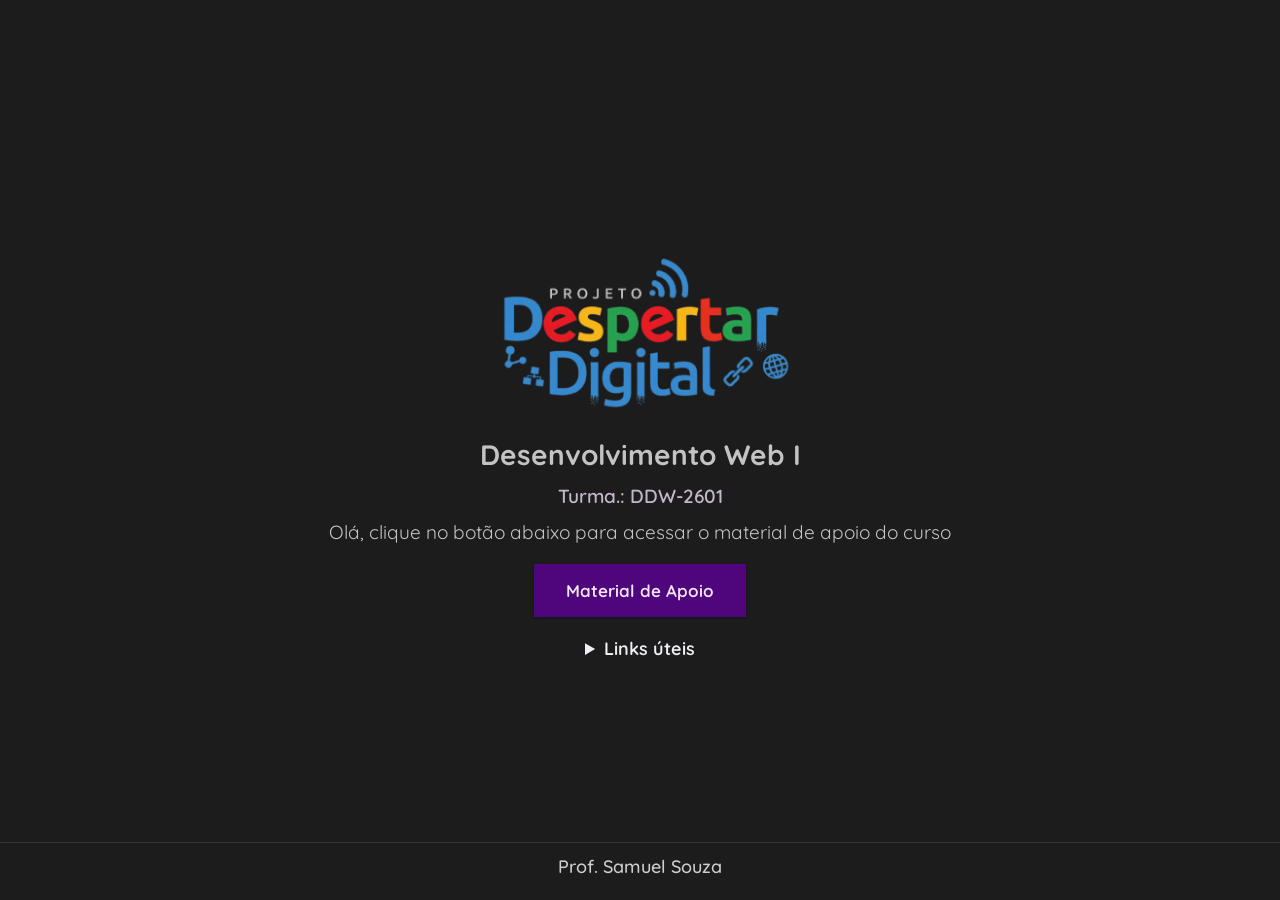
<file: index.html>
<!DOCTYPE html>
<html lang="pt-br">
    <head>
        <meta charset="UTF-8">
        <meta name="viewport" content="width=device-width, initial-scale=1.0">
        <link rel="icon" type="image/x-icon" href="./favicon.ico">
        <link rel="preconnect" href="https://fonts.googleapis.com">
        <link rel="preconnect" href="https://fonts.gstatic.com" crossorigin>
        <link href="https://fonts.googleapis.com/css2?family=Quicksand:wght@300..700&display=swap" rel="stylesheet">
        <link rel="stylesheet" href="./base.css">
        <title>Desenvolvimento Web I</title>
        <style>
            * { padding: 0; }

            p {
                font-size: 19px;
                color: #c3c3c3;
                text-align: center;
            }

            p.turma {
                font-size: 19px;
                font-weight: 600;
                color: #c2b6ca;
            }

            details > summary {
                color: #f1eff3;
                font-size: 18px;
                font-weight: 650;
                cursor: pointer;
            }

            details > summary:hover {
                color: #c2b6ca
            }

            ul.link-list {
                display: flex;
                flex-direction: column;
                gap: -1px;
            }

            ul.link-list > * {
                margin-left: 50px;
            }
        </style>
    </head>
    <body class="page">
        <main>
            <img src="./logo.png" alt="Despertar Digital" width="320px">
            <h1>Desenvolvimento Web I</h1>
            <p class="turma">Turma.: DDW-2601</p>
            <p>Olá, clique no botão abaixo para acessar o material de apoio do curso</p>
            <a class="btn" href="https://www.dropbox.com/scl/fo/ylbcxq0yrsxftknlajrb0/AM5UWRIhtls204zV78IrxsM?rlkey=a5twrcvr0nxecxndv8o98dikl&st=add8h6ah&dl=0" target="_blank">
                Material de Apoio
            </a>

            <details>
                <summary>Links úteis</summary>

                <ul class="link-list">
                    <li><a class="default-link" href="./boas-vindas.html" target="_blank">Formulário de Boas-vindas</a></li>
                    <li><a class="default-link" href="./encerramento.html" target="_blank">Formulário de Encerramento</a></li>
                    <li><a class="default-link" href="./projetos/index.html" target="_blank">Projetos publicados</a></li>
                    <li><a class="default-link" href="./galeria/index.html" target="_blank">Galeria de fotos</a></li>
                </ul>
                
            </details>

            
        </main>

        <footer>
            Prof. Samuel Souza
        </footer>
    </body>
</html>
</file>
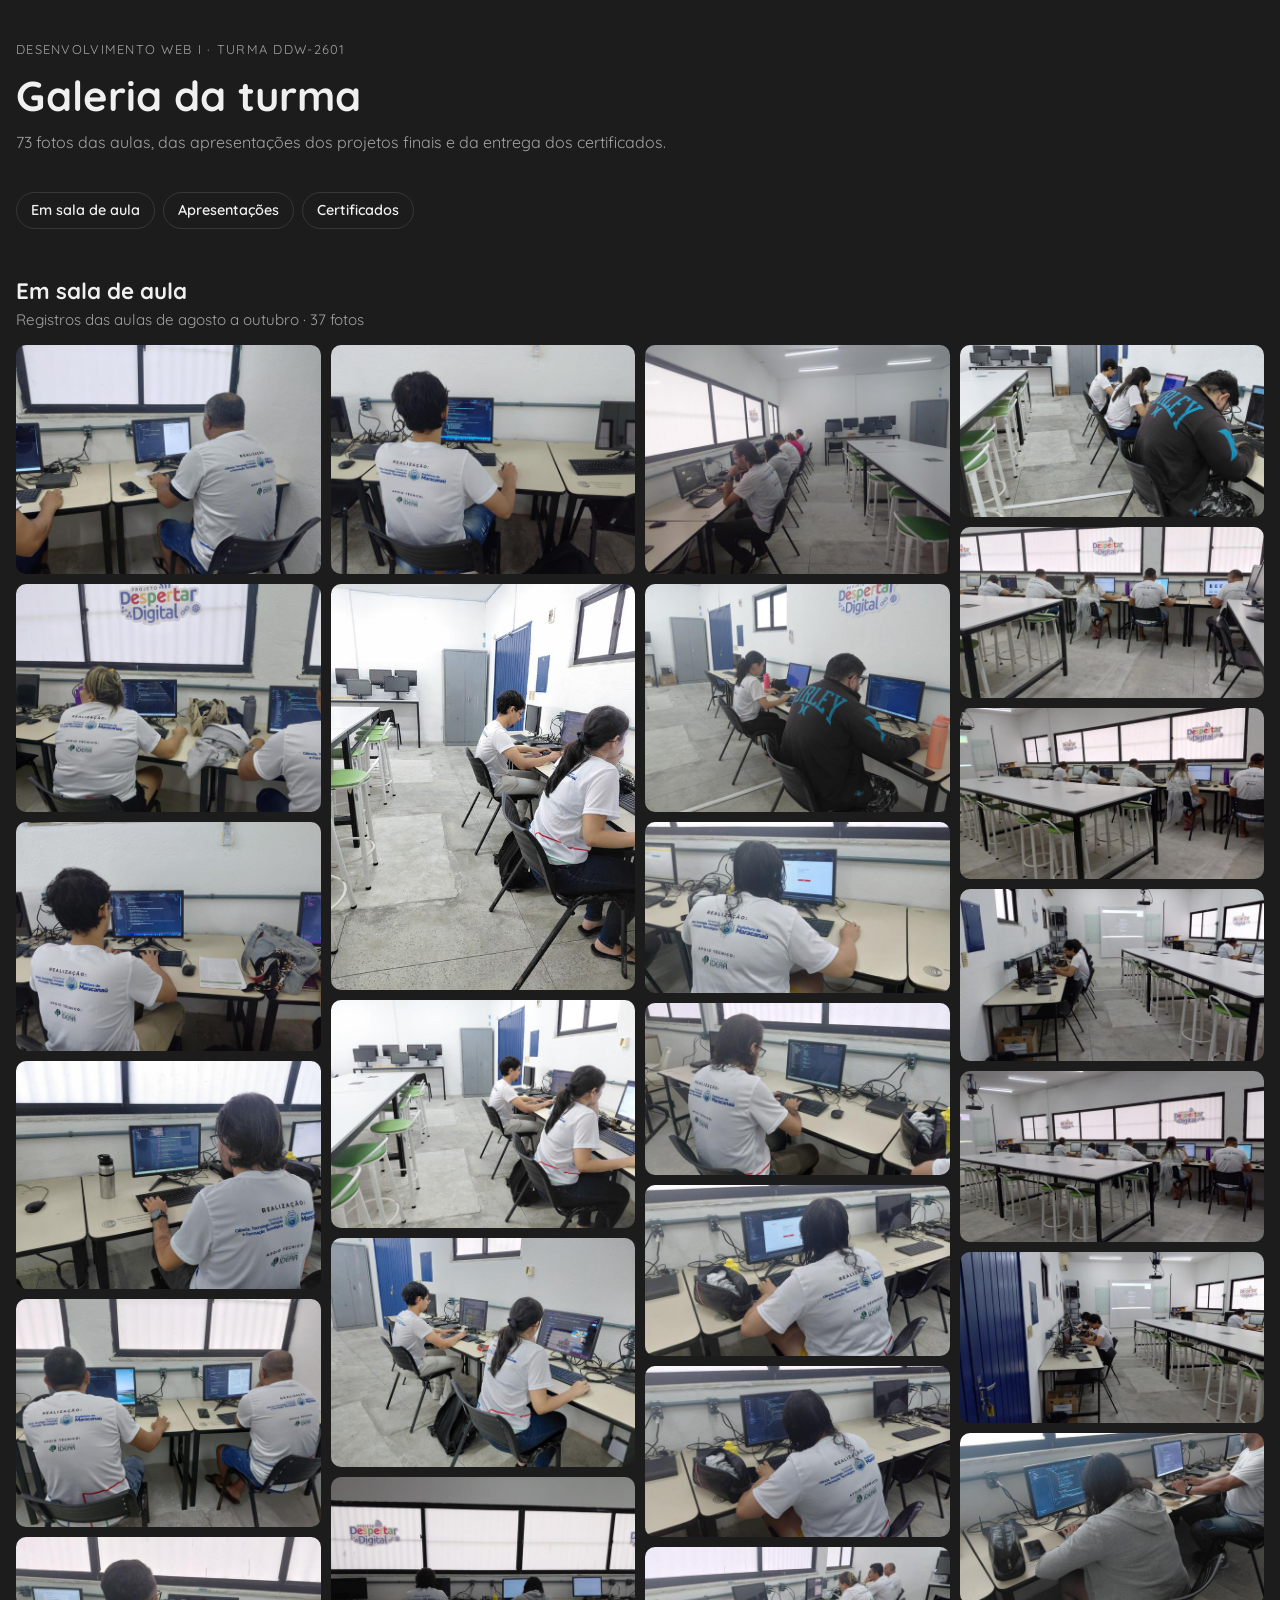
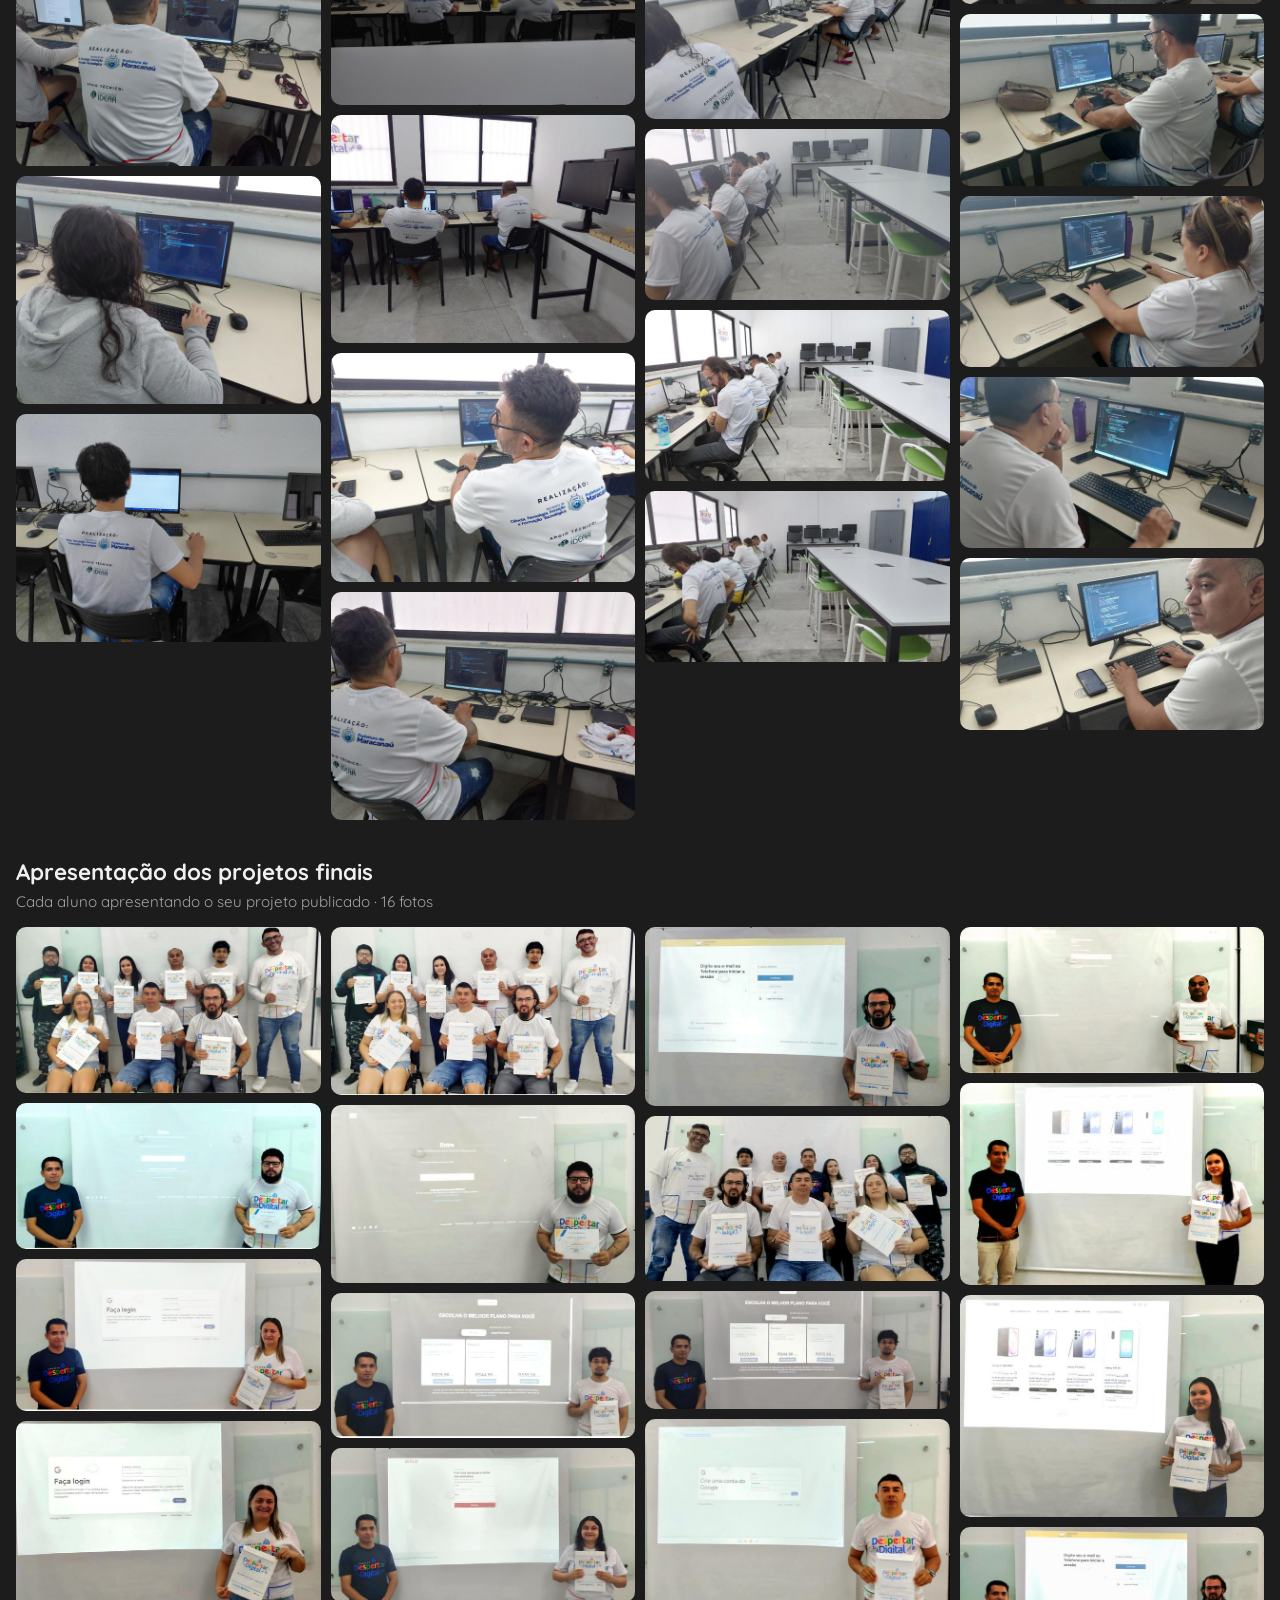
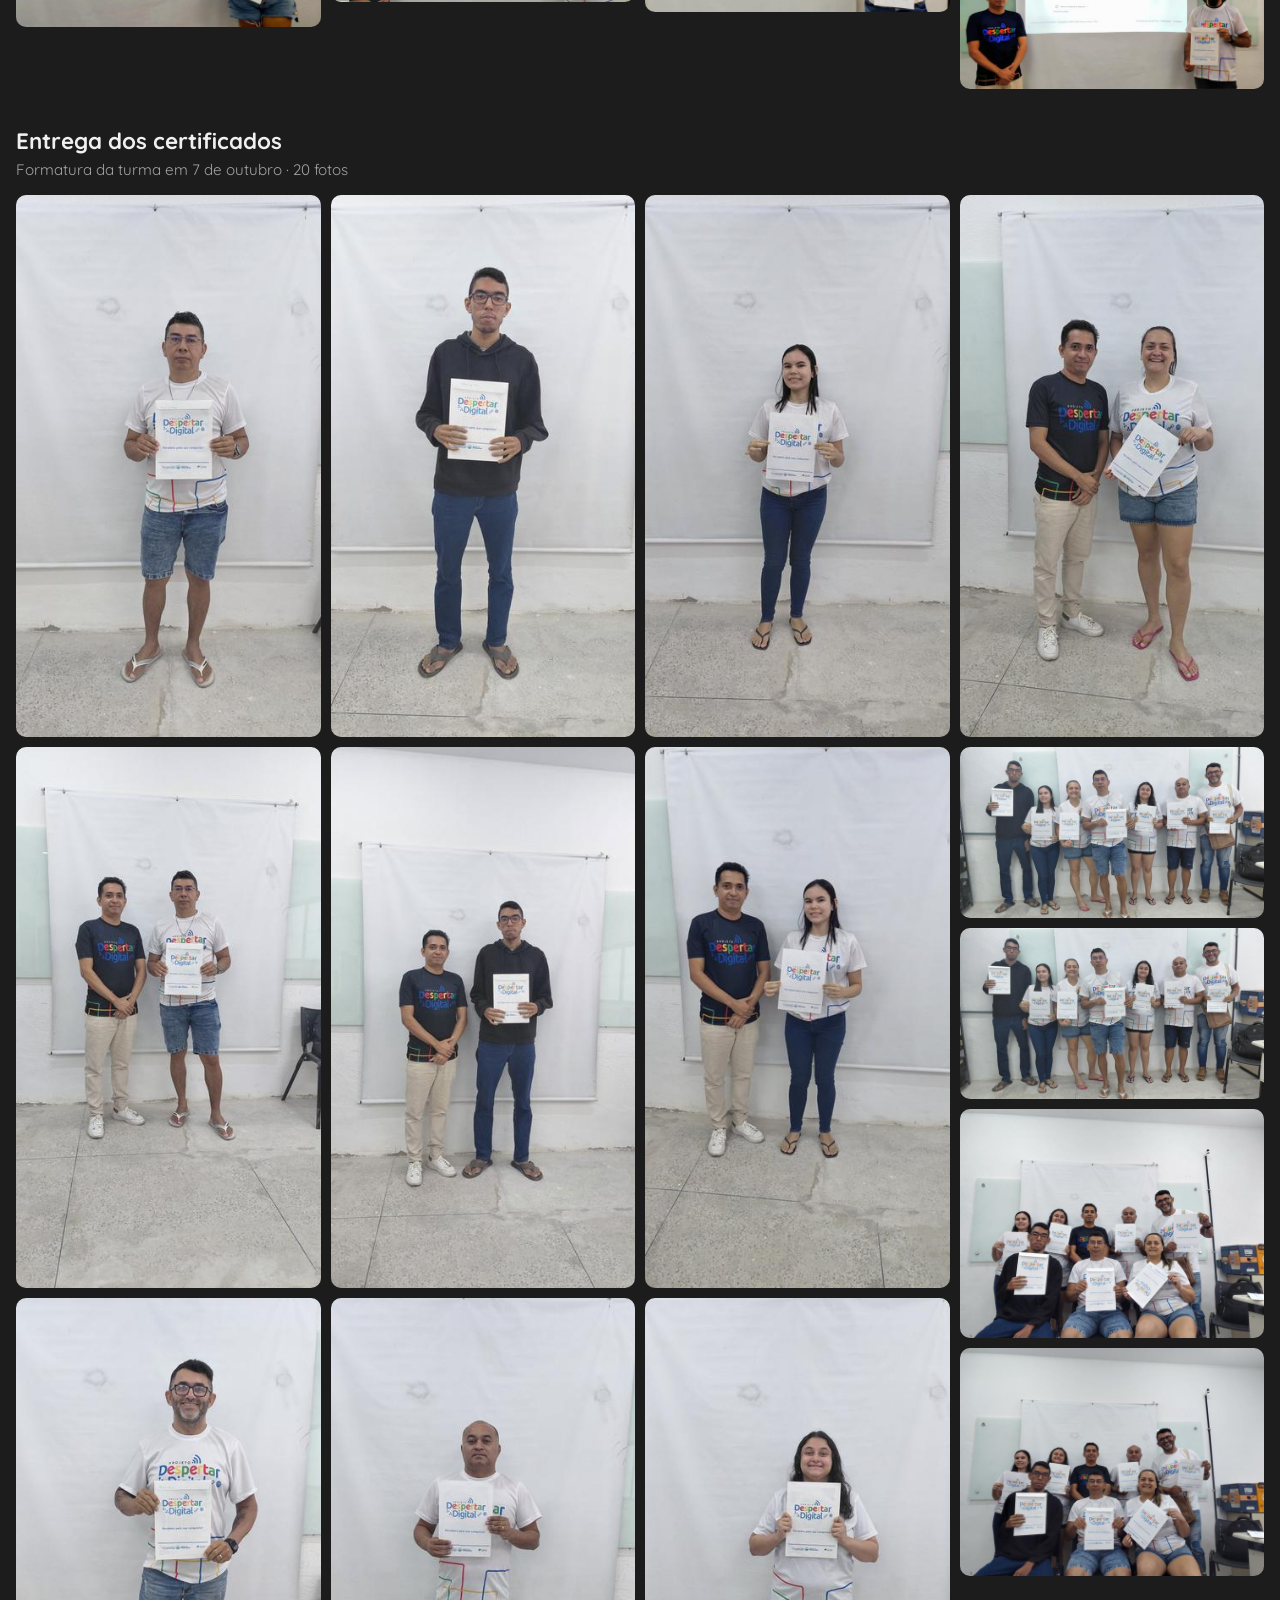
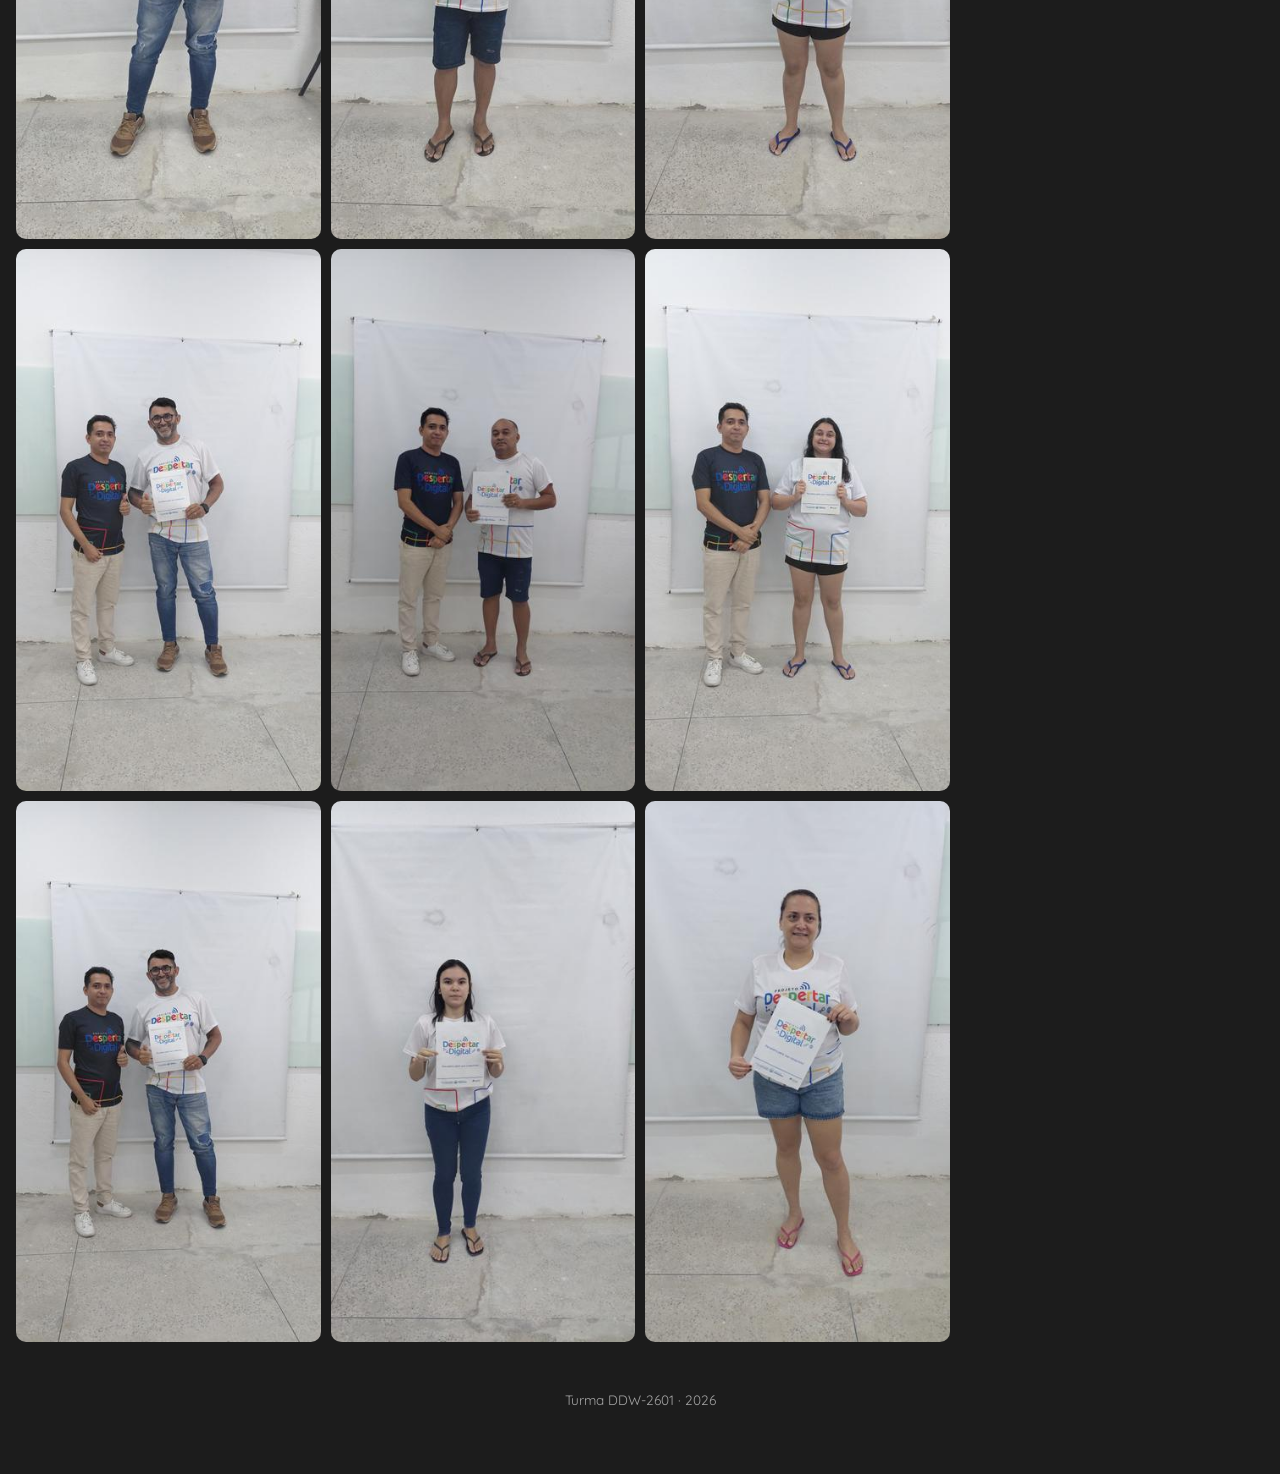
<file: galeria/index.html>
<!doctype html><html lang="pt-BR"><head><meta charset="utf-8"><meta name="viewport" content="width=device-width,initial-scale=1">
<title>Galeria DDW-2601</title>
<link rel="preconnect" href="https://fonts.googleapis.com"><link rel="preconnect" href="https://fonts.gstatic.com" crossorigin><link href="https://fonts.googleapis.com/css2?family=Quicksand:wght@400;500;600;700&display=swap" rel="stylesheet">
<style>
:root{--bg:#1c1c1c;--card:#262626;--ink:#f0f0f0;--muted:#a3a3a3;--line:#383838;--accent:#6A1B9A;--accent2:#7B2CB0}
*{box-sizing:border-box}body{margin:0;background-color:#1c1c1c;color:var(--ink);font-family:"Quicksand",sans-serif;line-height:1.45}
.wrap{max-width:1280px;margin:0 auto;padding:40px 16px 64px}
.eyebrow{font-size:.8rem;letter-spacing:.1em;text-transform:uppercase;color:var(--muted);margin:0 0 6px}
h1{font-size:clamp(1.8rem,4vw,2.6rem);margin:0 0 6px}.lead{color:var(--muted);margin:0}
nav.tabs{display:flex;flex-wrap:wrap;gap:8px;margin:28px 0 8px;position:sticky;top:0;padding:10px 0;background:#1c1c1c;z-index:5}
nav.tabs a{padding:7px 14px;border:1px solid var(--line);border-radius:99px;color:var(--ink);text-decoration:none;font-weight:600;font-size:.9rem}
nav.tabs a:hover{border-color:var(--accent2);color:#fff;background:var(--accent)}
section{margin-top:36px;scroll-margin-top:64px}.sh h2{margin:0;font-size:1.4rem}.sh p{margin:2px 0 14px;color:var(--muted);font-size:.95rem}
.grid{columns:4 260px;column-gap:10px}
.ph{display:block;width:100%;padding:0;margin:0 0 10px;border:0;border-radius:10px;overflow:hidden;background:var(--card);cursor:zoom-in;break-inside:avoid}
.ph img{display:block;width:100%;height:auto;transition:transform .3s,opacity .3s}.ph:hover img{transform:scale(1.03);opacity:.92}
.ph:focus-visible{outline:3px solid var(--accent2);outline-offset:2px}
footer{margin-top:48px;color:var(--muted);font-size:.85rem;text-align:center}
.lb{position:fixed;inset:0;background:rgba(10,10,10,.96);display:none;align-items:center;justify-content:center;z-index:50}.lb.open{display:flex}
.lb img{max-width:92vw;max-height:84vh;border-radius:8px;box-shadow:0 10px 40px rgba(0,0,0,.6)}
.lb .cap{position:absolute;bottom:14px;left:0;right:0;text-align:center;color:var(--muted);font-size:.9rem}
.lb button{position:absolute;background:var(--accent);color:#fff;border:0;border-radius:99px;width:46px;height:46px;font-size:1.3rem;cursor:pointer;font-family:inherit}
.lb button:hover{background:var(--accent2)}.lb .x{top:16px;right:16px}.lb .pv{left:16px;top:50%;transform:translateY(-50%)}.lb .nx{right:16px;top:50%;transform:translateY(-50%)}
.lb .dl{top:16px;right:72px;width:auto;padding:0 16px;font-size:.9rem;font-weight:600;display:flex;align-items:center;text-decoration:none;background:var(--card);color:var(--ink);border-radius:99px;height:46px;position:absolute}
@media(max-width:600px){.lb .pv,.lb .nx{top:auto;bottom:44px;transform:none}.grid{columns:2 140px}}
</style></head><body><div class="wrap">
<p class="eyebrow">Desenvolvimento Web I · Turma DDW-2601</p><h1>Galeria da turma</h1><p class="lead">73 fotos das aulas, das apresentações dos projetos finais e da entrega dos certificados.</p>
<nav class="tabs"><a href="#aula">Em sala de aula</a><a href="#proj">Apresentações</a><a href="#cert">Certificados</a></nav>
<section id="aula"><header class="sh"><h2>Em sala de aula</h2><p>Registros das aulas de agosto a outubro · 37 fotos</p></header><div class="grid"><button class="ph" data-i="0" aria-label="Abrir foto 1 (26 ago)"><img src="thumbs/20260826_083803.jpg" width="640" height="480" loading="lazy" alt="Foto da turma DDW-2601, 26 ago"></button><button class="ph" data-i="1" aria-label="Abrir foto 2 (26 ago)"><img src="thumbs/20260826_083813.jpg" width="640" height="480" loading="lazy" alt="Foto da turma DDW-2601, 26 ago"></button><button class="ph" data-i="2" aria-label="Abrir foto 3 (26 ago)"><img src="thumbs/20260826_084711.jpg" width="640" height="480" loading="lazy" alt="Foto da turma DDW-2601, 26 ago"></button><button class="ph" data-i="3" aria-label="Abrir foto 4 (26 ago)"><img src="thumbs/20260826_084743.jpg" width="640" height="480" loading="lazy" alt="Foto da turma DDW-2601, 26 ago"></button><button class="ph" data-i="4" aria-label="Abrir foto 5 (31 ago)"><img src="thumbs/20260831_085127.jpg" width="640" height="480" loading="lazy" alt="Foto da turma DDW-2601, 31 ago"></button><button class="ph" data-i="5" aria-label="Abrir foto 6 (31 ago)"><img src="thumbs/20260831_085217.jpg" width="640" height="480" loading="lazy" alt="Foto da turma DDW-2601, 31 ago"></button><button class="ph" data-i="6" aria-label="Abrir foto 7 (31 ago)"><img src="thumbs/20260831_085258.jpg" width="640" height="480" loading="lazy" alt="Foto da turma DDW-2601, 31 ago"></button><button class="ph" data-i="7" aria-label="Abrir foto 8 (31 ago)"><img src="thumbs/20260831_090057.jpg" width="640" height="480" loading="lazy" alt="Foto da turma DDW-2601, 31 ago"></button><button class="ph" data-i="8" aria-label="Abrir foto 9 (31 ago)"><img src="thumbs/20260831_090100.jpg" width="640" height="480" loading="lazy" alt="Foto da turma DDW-2601, 31 ago"></button><button class="ph" data-i="9" aria-label="Abrir foto 10 (2 set)"><img src="thumbs/20260902_104114.jpg" width="480" height="640" loading="lazy" alt="Foto da turma DDW-2601, 2 set"></button><button class="ph" data-i="10" aria-label="Abrir foto 11 (2 set)"><img src="thumbs/20260902_104120.jpg" width="640" height="480" loading="lazy" alt="Foto da turma DDW-2601, 2 set"></button><button class="ph" data-i="11" aria-label="Abrir foto 12 (2 set)"><img src="thumbs/20260902_104124.jpg" width="640" height="480" loading="lazy" alt="Foto da turma DDW-2601, 2 set"></button><button class="ph" data-i="12" aria-label="Abrir foto 13 (2 set)"><img src="thumbs/20260902_104132.jpg" width="640" height="480" loading="lazy" alt="Foto da turma DDW-2601, 2 set"></button><button class="ph" data-i="13" aria-label="Abrir foto 14 (2 set)"><img src="thumbs/20260902_104146.jpg" width="640" height="480" loading="lazy" alt="Foto da turma DDW-2601, 2 set"></button><button class="ph" data-i="14" aria-label="Abrir foto 15 (2 set)"><img src="thumbs/20260902_104736.jpg" width="640" height="480" loading="lazy" alt="Foto da turma DDW-2601, 2 set"></button><button class="ph" data-i="15" aria-label="Abrir foto 16 (2 set)"><img src="thumbs/20260902_104750.jpg" width="640" height="480" loading="lazy" alt="Foto da turma DDW-2601, 2 set"></button><button class="ph" data-i="16" aria-label="Abrir foto 17 (9 set)"><img src="thumbs/20260909_084800.jpg" width="640" height="480" loading="lazy" alt="Foto da turma DDW-2601, 9 set"></button><button class="ph" data-i="17" aria-label="Abrir foto 18 (9 set)"><img src="thumbs/20260909_084806.jpg" width="640" height="480" loading="lazy" alt="Foto da turma DDW-2601, 9 set"></button><button class="ph" data-i="18" aria-label="Abrir foto 19 (16 set)"><img src="thumbs/20260916_081936.jpg" width="640" height="360" loading="lazy" alt="Foto da turma DDW-2601, 16 set"></button><button class="ph" data-i="19" aria-label="Abrir foto 20 (16 set)"><img src="thumbs/20260916_081940.jpg" width="640" height="360" loading="lazy" alt="Foto da turma DDW-2601, 16 set"></button><button class="ph" data-i="20" aria-label="Abrir foto 21 (16 set)"><img src="thumbs/20260916_081944.jpg" width="640" height="360" loading="lazy" alt="Foto da turma DDW-2601, 16 set"></button><button class="ph" data-i="21" aria-label="Abrir foto 22 (16 set)"><img src="thumbs/20260916_081946.jpg" width="640" height="360" loading="lazy" alt="Foto da turma DDW-2601, 16 set"></button><button class="ph" data-i="22" aria-label="Abrir foto 23 (16 set)"><img src="thumbs/20260916_081949.jpg" width="640" height="360" loading="lazy" alt="Foto da turma DDW-2601, 16 set"></button><button class="ph" data-i="23" aria-label="Abrir foto 24 (16 set)"><img src="thumbs/20260916_082624.jpg" width="640" height="360" loading="lazy" alt="Foto da turma DDW-2601, 16 set"></button><button class="ph" data-i="24" aria-label="Abrir foto 25 (28 set)"><img src="thumbs/20260928_083915.jpg" width="640" height="360" loading="lazy" alt="Foto da turma DDW-2601, 28 set"></button><button class="ph" data-i="25" aria-label="Abrir foto 26 (28 set)"><img src="thumbs/20260928_083919.jpg" width="640" height="360" loading="lazy" alt="Foto da turma DDW-2601, 28 set"></button><button class="ph" data-i="26" aria-label="Abrir foto 27 (28 set)"><img src="thumbs/20260928_083925.jpg" width="640" height="360" loading="lazy" alt="Foto da turma DDW-2601, 28 set"></button><button class="ph" data-i="27" aria-label="Abrir foto 28 (28 set)"><img src="thumbs/20260928_083935.jpg" width="640" height="360" loading="lazy" alt="Foto da turma DDW-2601, 28 set"></button><button class="ph" data-i="28" aria-label="Abrir foto 29 (28 set)"><img src="thumbs/20260928_083938.jpg" width="640" height="360" loading="lazy" alt="Foto da turma DDW-2601, 28 set"></button><button class="ph" data-i="29" aria-label="Abrir foto 30 (28 set)"><img src="thumbs/20260928_083941.jpg" width="640" height="360" loading="lazy" alt="Foto da turma DDW-2601, 28 set"></button><button class="ph" data-i="30" aria-label="Abrir foto 31 (28 set)"><img src="thumbs/20260928_083946.jpg" width="640" height="360" loading="lazy" alt="Foto da turma DDW-2601, 28 set"></button><button class="ph" data-i="31" aria-label="Abrir foto 32 (28 set)"><img src="thumbs/20260928_083948.jpg" width="640" height="360" loading="lazy" alt="Foto da turma DDW-2601, 28 set"></button><button class="ph" data-i="32" aria-label="Abrir foto 33 (7 out)"><img src="thumbs/20261007_094831.jpg" width="640" height="360" loading="lazy" alt="Foto da turma DDW-2601, 7 out"></button><button class="ph" data-i="33" aria-label="Abrir foto 34 (7 out)"><img src="thumbs/20261007_094835.jpg" width="640" height="360" loading="lazy" alt="Foto da turma DDW-2601, 7 out"></button><button class="ph" data-i="34" aria-label="Abrir foto 35 (7 out)"><img src="thumbs/20261007_094842.jpg" width="640" height="360" loading="lazy" alt="Foto da turma DDW-2601, 7 out"></button><button class="ph" data-i="35" aria-label="Abrir foto 36 (7 out)"><img src="thumbs/20261007_094931.jpg" width="640" height="360" loading="lazy" alt="Foto da turma DDW-2601, 7 out"></button><button class="ph" data-i="36" aria-label="Abrir foto 37 (7 out)"><img src="thumbs/20261007_094935.jpg" width="640" height="360" loading="lazy" alt="Foto da turma DDW-2601, 7 out"></button></div></section><section id="proj"><header class="sh"><h2>Apresentação dos projetos finais</h2><p>Cada aluno apresentando o seu projeto publicado · 16 fotos</p></header><div class="grid"><button class="ph" data-i="37" aria-label="Abrir foto 38 (28 set)"><img src="thumbs/IMG-20260928-WA0014.jpg" width="640" height="350" loading="lazy" alt="Foto da turma DDW-2601, 28 set"></button><button class="ph" data-i="38" aria-label="Abrir foto 39 (28 set)"><img src="thumbs/IMG-20260928-WA0016.jpg" width="640" height="307" loading="lazy" alt="Foto da turma DDW-2601, 28 set"></button><button class="ph" data-i="39" aria-label="Abrir foto 40 (28 set)"><img src="thumbs/IMG-20260928-WA0017.jpg" width="640" height="319" loading="lazy" alt="Foto da turma DDW-2601, 28 set"></button><button class="ph" data-i="40" aria-label="Abrir foto 41 (28 set)"><img src="thumbs/IMG-20260928-WA0019.jpg" width="640" height="433" loading="lazy" alt="Foto da turma DDW-2601, 28 set"></button><button class="ph" data-i="41" aria-label="Abrir foto 42 (28 set)"><img src="thumbs/IMG-20260928-WA0021.jpg" width="640" height="353" loading="lazy" alt="Foto da turma DDW-2601, 28 set"></button><button class="ph" data-i="42" aria-label="Abrir foto 43 (28 set)"><img src="thumbs/IMG-20260928-WA0022.jpg" width="640" height="376" loading="lazy" alt="Foto da turma DDW-2601, 28 set"></button><button class="ph" data-i="43" aria-label="Abrir foto 44 (28 set)"><img src="thumbs/IMG-20260928-WA0023.jpg" width="640" height="303" loading="lazy" alt="Foto da turma DDW-2601, 28 set"></button><button class="ph" data-i="44" aria-label="Abrir foto 45 (28 set)"><img src="thumbs/IMG-20260928-WA0024.jpg" width="640" height="325" loading="lazy" alt="Foto da turma DDW-2601, 28 set"></button><button class="ph" data-i="45" aria-label="Abrir foto 46 (28 set)"><img src="thumbs/IMG-20260928-WA0025.jpg" width="640" height="378" loading="lazy" alt="Foto da turma DDW-2601, 28 set"></button><button class="ph" data-i="46" aria-label="Abrir foto 47 (28 set)"><img src="thumbs/IMG-20260928-WA0027.jpg" width="640" height="345" loading="lazy" alt="Foto da turma DDW-2601, 28 set"></button><button class="ph" data-i="47" aria-label="Abrir foto 48 (28 set)"><img src="thumbs/IMG-20260928-WA0028.jpg" width="640" height="250" loading="lazy" alt="Foto da turma DDW-2601, 28 set"></button><button class="ph" data-i="48" aria-label="Abrir foto 49 (28 set)"><img src="thumbs/IMG-20260928-WA0038.jpg" width="640" height="404" loading="lazy" alt="Foto da turma DDW-2601, 28 set"></button><button class="ph" data-i="49" aria-label="Abrir foto 50 (28 set)"><img src="thumbs/IMG-20260928-WA0040.jpg" width="640" height="308" loading="lazy" alt="Foto da turma DDW-2601, 28 set"></button><button class="ph" data-i="50" aria-label="Abrir foto 51 (28 set)"><img src="thumbs/IMG-20260928-WA0041.jpg" width="640" height="425" loading="lazy" alt="Foto da turma DDW-2601, 28 set"></button><button class="ph" data-i="51" aria-label="Abrir foto 52 (28 set)"><img src="thumbs/IMG-20260928-WA0046.jpg" width="640" height="466" loading="lazy" alt="Foto da turma DDW-2601, 28 set"></button><button class="ph" data-i="52" aria-label="Abrir foto 53 (28 set)"><img src="thumbs/IMG-20260928-WA0048.jpg" width="640" height="340" loading="lazy" alt="Foto da turma DDW-2601, 28 set"></button></div></section><section id="cert"><header class="sh"><h2>Entrega dos certificados</h2><p>Formatura da turma em 7 de outubro · 20 fotos</p></header><div class="grid"><button class="ph" data-i="53" aria-label="Abrir foto 54 (7 out)"><img src="thumbs/20261007_102311.jpg" width="360" height="640" loading="lazy" alt="Foto da turma DDW-2601, 7 out"></button><button class="ph" data-i="54" aria-label="Abrir foto 55 (7 out)"><img src="thumbs/20261007_102323.jpg" width="360" height="640" loading="lazy" alt="Foto da turma DDW-2601, 7 out"></button><button class="ph" data-i="55" aria-label="Abrir foto 56 (7 out)"><img src="thumbs/20261007_102345.jpg" width="360" height="640" loading="lazy" alt="Foto da turma DDW-2601, 7 out"></button><button class="ph" data-i="56" aria-label="Abrir foto 57 (7 out)"><img src="thumbs/20261007_102400.jpg" width="360" height="640" loading="lazy" alt="Foto da turma DDW-2601, 7 out"></button><button class="ph" data-i="57" aria-label="Abrir foto 58 (7 out)"><img src="thumbs/20261007_102401.jpg" width="360" height="640" loading="lazy" alt="Foto da turma DDW-2601, 7 out"></button><button class="ph" data-i="58" aria-label="Abrir foto 59 (7 out)"><img src="thumbs/20261007_102426.jpg" width="360" height="640" loading="lazy" alt="Foto da turma DDW-2601, 7 out"></button><button class="ph" data-i="59" aria-label="Abrir foto 60 (7 out)"><img src="thumbs/20261007_102434.jpg" width="360" height="640" loading="lazy" alt="Foto da turma DDW-2601, 7 out"></button><button class="ph" data-i="60" aria-label="Abrir foto 61 (7 out)"><img src="thumbs/20261007_102458.jpg" width="360" height="640" loading="lazy" alt="Foto da turma DDW-2601, 7 out"></button><button class="ph" data-i="61" aria-label="Abrir foto 62 (7 out)"><img src="thumbs/20261007_102505.jpg" width="360" height="640" loading="lazy" alt="Foto da turma DDW-2601, 7 out"></button><button class="ph" data-i="62" aria-label="Abrir foto 63 (7 out)"><img src="thumbs/20261007_102520.jpg" width="360" height="640" loading="lazy" alt="Foto da turma DDW-2601, 7 out"></button><button class="ph" data-i="63" aria-label="Abrir foto 64 (7 out)"><img src="thumbs/20261007_102523.jpg" width="360" height="640" loading="lazy" alt="Foto da turma DDW-2601, 7 out"></button><button class="ph" data-i="64" aria-label="Abrir foto 65 (7 out)"><img src="thumbs/20261007_102535.jpg" width="360" height="640" loading="lazy" alt="Foto da turma DDW-2601, 7 out"></button><button class="ph" data-i="65" aria-label="Abrir foto 66 (7 out)"><img src="thumbs/20261007_102556.jpg" width="360" height="640" loading="lazy" alt="Foto da turma DDW-2601, 7 out"></button><button class="ph" data-i="66" aria-label="Abrir foto 67 (7 out)"><img src="thumbs/20261007_102607.jpg" width="360" height="640" loading="lazy" alt="Foto da turma DDW-2601, 7 out"></button><button class="ph" data-i="67" aria-label="Abrir foto 68 (7 out)"><img src="thumbs/20261007_102630.jpg" width="360" height="640" loading="lazy" alt="Foto da turma DDW-2601, 7 out"></button><button class="ph" data-i="68" aria-label="Abrir foto 69 (7 out)"><img src="thumbs/20261007_102640.jpg" width="360" height="640" loading="lazy" alt="Foto da turma DDW-2601, 7 out"></button><button class="ph" data-i="69" aria-label="Abrir foto 70 (7 out)"><img src="thumbs/20261007_102719.jpg" width="640" height="360" loading="lazy" alt="Foto da turma DDW-2601, 7 out"></button><button class="ph" data-i="70" aria-label="Abrir foto 71 (7 out)"><img src="thumbs/20261007_102720.jpg" width="640" height="360" loading="lazy" alt="Foto da turma DDW-2601, 7 out"></button><button class="ph" data-i="71" aria-label="Abrir foto 72 (7 out)"><img src="thumbs/20261007_102900.jpg" width="640" height="480" loading="lazy" alt="Foto da turma DDW-2601, 7 out"></button><button class="ph" data-i="72" aria-label="Abrir foto 73 (7 out)"><img src="thumbs/20261007_102923.jpg" width="640" height="480" loading="lazy" alt="Foto da turma DDW-2601, 7 out"></button></div></section>
<footer>Turma DDW-2601 · 2026</footer></div>
<div class="lb" id="lb" role="dialog" aria-modal="true" aria-label="Visualizador de fotos"><img id="lbimg" alt=""><a class="dl" id="dl" download>Baixar</a><button class="x" id="x" aria-label="Fechar">✕</button><button class="pv" id="pv" aria-label="Anterior">‹</button><button class="nx" id="nx" aria-label="Próxima">›</button><div class="cap" id="cap"></div></div>
<script>
const P=[["20260826_083803.jpg", "26 ago"], ["20260826_083813.jpg", "26 ago"], ["20260826_084711.jpg", "26 ago"], ["20260826_084743.jpg", "26 ago"], ["20260831_085127.jpg", "31 ago"], ["20260831_085217.jpg", "31 ago"], ["20260831_085258.jpg", "31 ago"], ["20260831_090057.jpg", "31 ago"], ["20260831_090100.jpg", "31 ago"], ["20260902_104114.jpg", "2 set"], ["20260902_104120.jpg", "2 set"], ["20260902_104124.jpg", "2 set"], ["20260902_104132.jpg", "2 set"], ["20260902_104146.jpg", "2 set"], ["20260902_104736.jpg", "2 set"], ["20260902_104750.jpg", "2 set"], ["20260909_084800.jpg", "9 set"], ["20260909_084806.jpg", "9 set"], ["20260916_081936.jpg", "16 set"], ["20260916_081940.jpg", "16 set"], ["20260916_081944.jpg", "16 set"], ["20260916_081946.jpg", "16 set"], ["20260916_081949.jpg", "16 set"], ["20260916_082624.jpg", "16 set"], ["20260928_083915.jpg", "28 set"], ["20260928_083919.jpg", "28 set"], ["20260928_083925.jpg", "28 set"], ["20260928_083935.jpg", "28 set"], ["20260928_083938.jpg", "28 set"], ["20260928_083941.jpg", "28 set"], ["20260928_083946.jpg", "28 set"], ["20260928_083948.jpg", "28 set"], ["20261007_094831.jpg", "7 out"], ["20261007_094835.jpg", "7 out"], ["20261007_094842.jpg", "7 out"], ["20261007_094931.jpg", "7 out"], ["20261007_094935.jpg", "7 out"], ["IMG-20260928-WA0014.jpg", "28 set"], ["IMG-20260928-WA0016.jpg", "28 set"], ["IMG-20260928-WA0017.jpg", "28 set"], ["IMG-20260928-WA0019.jpg", "28 set"], ["IMG-20260928-WA0021.jpg", "28 set"], ["IMG-20260928-WA0022.jpg", "28 set"], ["IMG-20260928-WA0023.jpg", "28 set"], ["IMG-20260928-WA0024.jpg", "28 set"], ["IMG-20260928-WA0025.jpg", "28 set"], ["IMG-20260928-WA0027.jpg", "28 set"], ["IMG-20260928-WA0028.jpg", "28 set"], ["IMG-20260928-WA0038.jpg", "28 set"], ["IMG-20260928-WA0040.jpg", "28 set"], ["IMG-20260928-WA0041.jpg", "28 set"], ["IMG-20260928-WA0046.jpg", "28 set"], ["IMG-20260928-WA0048.jpg", "28 set"], ["20261007_102311.jpg", "7 out"], ["20261007_102323.jpg", "7 out"], ["20261007_102345.jpg", "7 out"], ["20261007_102400.jpg", "7 out"], ["20261007_102401.jpg", "7 out"], ["20261007_102426.jpg", "7 out"], ["20261007_102434.jpg", "7 out"], ["20261007_102458.jpg", "7 out"], ["20261007_102505.jpg", "7 out"], ["20261007_102520.jpg", "7 out"], ["20261007_102523.jpg", "7 out"], ["20261007_102535.jpg", "7 out"], ["20261007_102556.jpg", "7 out"], ["20261007_102607.jpg", "7 out"], ["20261007_102630.jpg", "7 out"], ["20261007_102640.jpg", "7 out"], ["20261007_102719.jpg", "7 out"], ["20261007_102720.jpg", "7 out"], ["20261007_102900.jpg", "7 out"], ["20261007_102923.jpg", "7 out"]];let cur=0,last=null;const lb=document.getElementById('lb'),im=document.getElementById('lbimg'),cap=document.getElementById('cap'),dl=document.getElementById('dl');
function show(i){cur=(i+P.length)%P.length;const[f,d]=P[cur];im.src='fotos/'+f;im.alt='Foto '+(cur+1)+' da turma, '+d;dl.href='fotos/'+f;cap.textContent=(cur+1)+' de '+P.length+' · '+d;new Image().src='fotos/'+P[(cur+1)%P.length][0];}
function open_(i){last=document.activeElement;show(i);lb.classList.add('open');document.body.style.overflow='hidden';document.getElementById('x').focus();}
function close_(){lb.classList.remove('open');document.body.style.overflow='';im.src='';if(last)last.focus();}
document.querySelectorAll('.ph').forEach(b=>b.onclick=()=>open_(+b.dataset.i));
document.getElementById('x').onclick=close_;document.getElementById('pv').onclick=()=>show(cur-1);document.getElementById('nx').onclick=()=>show(cur+1);
lb.onclick=e=>{if(e.target===lb)close_();};
document.addEventListener('keydown',e=>{if(!lb.classList.contains('open'))return;if(e.key==='Escape')close_();if(e.key==='ArrowLeft')show(cur-1);if(e.key==='ArrowRight')show(cur+1);});
let sx=null;lb.addEventListener('touchstart',e=>sx=e.touches[0].clientX,{passive:true});lb.addEventListener('touchend',e=>{if(sx===null)return;const dx=e.changedTouches[0].clientX-sx;if(Math.abs(dx)>50)show(cur+(dx<0?1:-1));sx=null;});
</script></body></html>
</file>
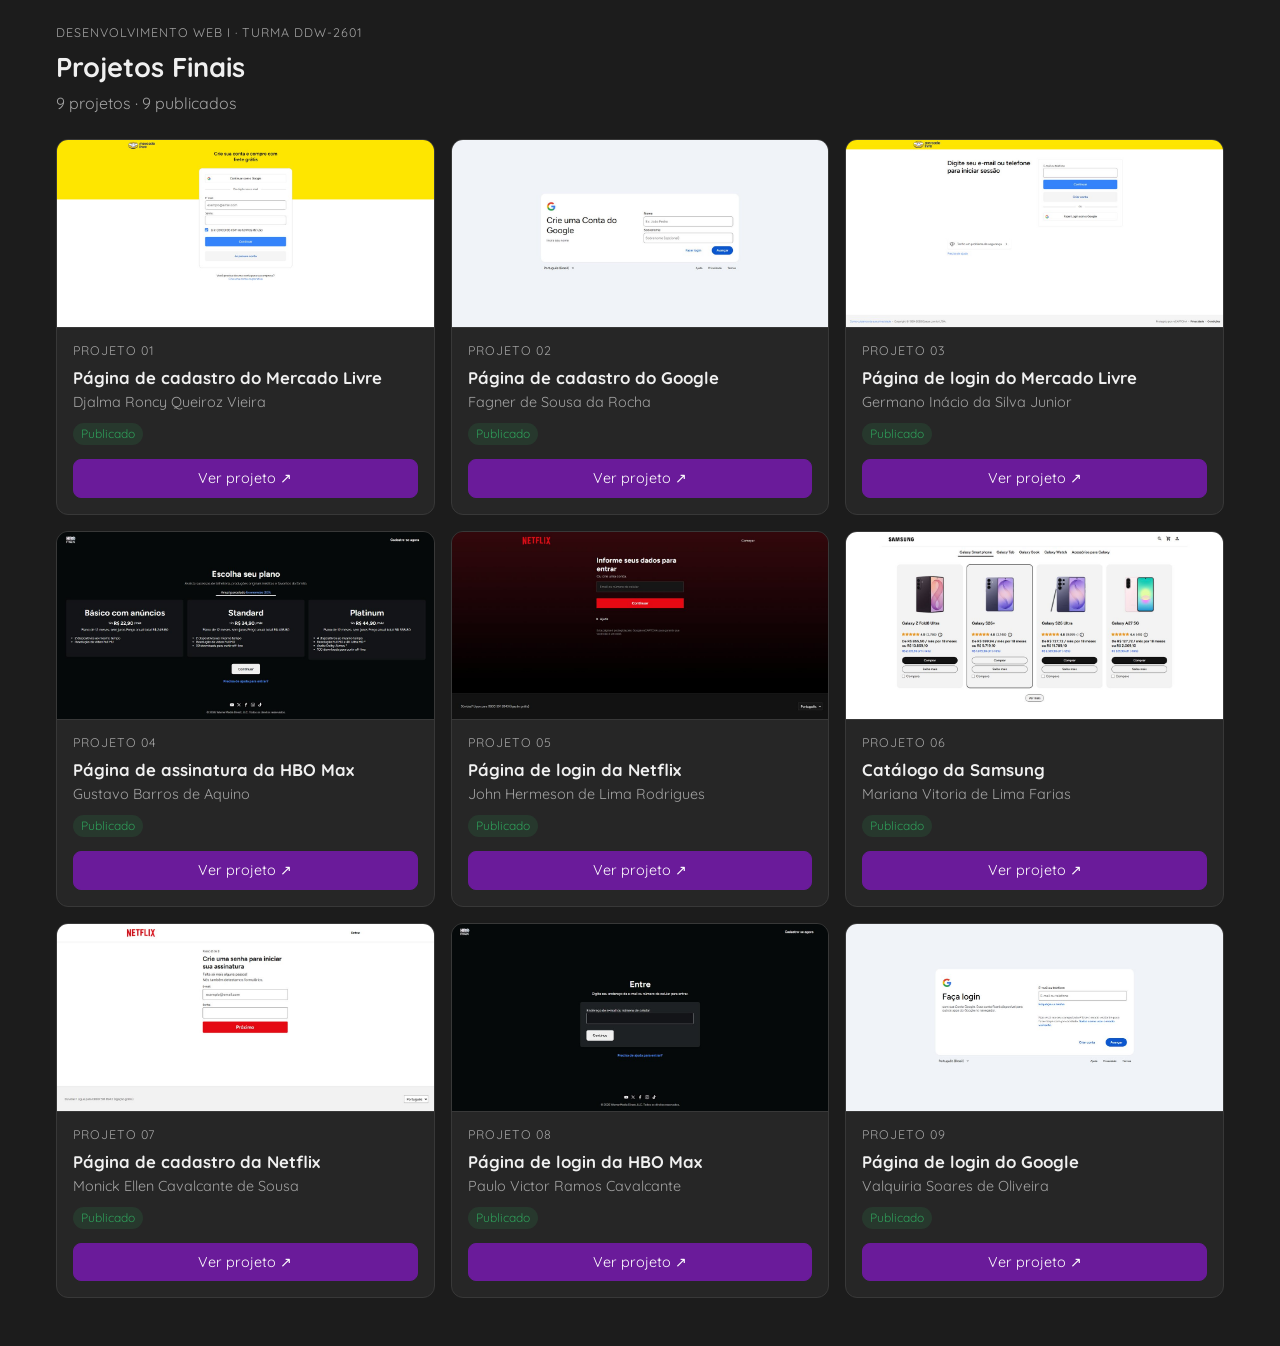
<file: projetos/index.html>
<!doctype html><html lang="pt-BR"><head><meta charset="utf-8"><meta name="viewport" content="width=device-width,initial-scale=1"><link rel="preconnect" href="https://fonts.googleapis.com"><link rel="preconnect" href="https://fonts.gstatic.com" crossorigin><link href="https://fonts.googleapis.com/css2?family=Quicksand:wght@400;500;600;700&display=swap" rel="stylesheet"><title>Projetos Finais DDW-2601</title><style>
:root{--bg:#1c1c1c;--card:#262626;--ink:#f0f0f0;--muted:#a3a3a3;--line:#383838;--accent:#6f94ff;--warn:#f0b35a;--warnbg:#3a2c12;--chrome:#303030;color-scheme:dark}
*{box-sizing:border-box}body{margin:0;background-color:#1c1c1c;font-family:"Quicksand",sans-serif;background:var(--bg);color:var(--ink);line-height:1.45}
a{color:var(--accent)}.wrap{max-width:1200px;margin:0 auto;padding:24px 16px 48px}
.eyebrow{font-size:.78rem;letter-spacing:.08em;text-transform:uppercase;color:var(--muted);margin:0 0 6px}
h1{font-size:1.7rem;margin:0 0 4px}.sub{color:var(--muted);margin:0}
.btn{display:inline-flex;align-items:center;gap:6px;padding:8px 14px;border-radius:8px;border:1px solid var(--line);background:var(--card);color:var(--ink);text-decoration:none;font:inherit;font-size:.9rem;cursor:pointer}
.btn.primary{background:#6A1B9A;border-color:#6A1B9A;color:#fff}.btn.primary:hover{background:#7B2CB0;border-color:#7B2CB0}.btn[aria-pressed=true]{border-color:var(--accent);color:var(--accent);font-weight:600}
.badge{display:inline-block;font-size:.75rem;padding:2px 8px;border-radius:99px;background:var(--line);color:var(--muted)}
.badge.warn{background:var(--warnbg);color:var(--warn)}.badge.ok{background:rgba(47,160,90,.15);color:#2f9f5a}

.grid{display:grid;grid-template-columns:repeat(auto-fill,minmax(300px,1fr));gap:16px;margin-top:24px}
.card{background:var(--card);border:1px solid var(--line);border-radius:12px;overflow:hidden;text-decoration:none;color:inherit;transition:transform .15s,box-shadow .15s}
.card:hover{transform:translateY(-2px);box-shadow:0 8px 24px rgba(0,0,0,.45)}
.thumb{aspect-ratio:2/1;overflow:hidden;background:var(--chrome);border-bottom:1px solid var(--line)}.thumb img{display:block;width:100%;height:100%;object-fit:cover;object-position:top center;transition:transform .3s}.card:hover .thumb img{transform:scale(1.03)}
.thumb iframe{width:1600px;height:1000px;border:0;transform:scale(.25);transform-origin:0 0;pointer-events:none;background:#fff}
.thumb.none{display:grid;place-items:center;color:var(--muted);font-size:.9rem}
.body{padding:14px 16px 16px}.body h2 a{color:inherit;text-decoration:none}.body h2 a:hover{text-decoration:underline}.thumblink{display:block;text-decoration:none}.card{display:flex;flex-direction:column}.body{flex:1;display:flex;flex-direction:column;align-items:flex-start}
.cardactions{align-self:stretch;display:flex;gap:8px;margin-top:auto;padding-top:14px;flex-wrap:wrap}.cardactions .btn{flex:1;justify-content:center}.btn.disabled{opacity:.45;cursor:not-allowed}.body h2{font-size:1.05rem;margin:0 0 2px}.body .sub{margin-bottom:10px;font-size:.9rem}
</style></head><body><div class="wrap"><p class="eyebrow">Desenvolvimento Web I · Turma DDW-2601</p><h1>Projetos Finais</h1>
<p class="sub">9 projetos · 9 publicados</p><div class="grid"><div class="card"><a href="01-djalma-vieira.html" class="thumblink" aria-label="Ver preview de Djalma Roncy Queiroz Vieira"><div class="thumb"><img src="img/01-djalma.jpg" alt="Print do projeto de Djalma Roncy Queiroz Vieira" loading="lazy"></div></a><div class="body"><p class="eyebrow">Projeto 01</p><h2><a href="01-djalma-vieira.html">Página de cadastro do Mercado Livre</a></h2><p class="sub">Djalma Roncy Queiroz Vieira</p><span class="badge ok">Publicado</span><div class="cardactions"><a class="btn primary" href="https://djalmavieira81-ux.github.io/mercadolivre" target="_blank" rel="noopener">Ver projeto ↗</a></div></div></div><div class="card"><a href="02-fagner-rocha.html" class="thumblink" aria-label="Ver preview de Fagner de Sousa da Rocha"><div class="thumb"><img src="img/02-fagner.jpg" alt="Print do projeto de Fagner de Sousa da Rocha" loading="lazy"></div></a><div class="body"><p class="eyebrow">Projeto 02</p><h2><a href="02-fagner-rocha.html">Página de cadastro do Google</a></h2><p class="sub">Fagner de Sousa da Rocha</p><span class="badge ok">Publicado</span><div class="cardactions"><a class="btn primary" href="https://faguinrocha-blip.github.io/google" target="_blank" rel="noopener">Ver projeto ↗</a></div></div></div><div class="card"><a href="03-germano-junior.html" class="thumblink" aria-label="Ver preview de Germano Inácio da Silva Junior"><div class="thumb"><img src="img/03-germano.jpg" alt="Print do projeto de Germano Inácio da Silva Junior" loading="lazy"></div></a><div class="body"><p class="eyebrow">Projeto 03</p><h2><a href="03-germano-junior.html">Página de login do Mercado Livre</a></h2><p class="sub">Germano Inácio da Silva Junior</p><span class="badge ok">Publicado</span><div class="cardactions"><a class="btn primary" href="https://germanosilva88.github.io/mercadolivre" target="_blank" rel="noopener">Ver projeto ↗</a></div></div></div><div class="card"><a href="04-gustavo-aquino.html" class="thumblink" aria-label="Ver preview de Gustavo Barros de Aquino"><div class="thumb"><img src="img/04-gustavo.jpg" alt="Print do projeto de Gustavo Barros de Aquino" loading="lazy"></div></a><div class="body"><p class="eyebrow">Projeto 04</p><h2><a href="04-gustavo-aquino.html">Página de assinatura da HBO Max</a></h2><p class="sub">Gustavo Barros de Aquino</p><span class="badge ok">Publicado</span><div class="cardactions"><a class="btn primary" href="https://gustavopessoal16-afk.github.io/HBO-Max/" target="_blank" rel="noopener">Ver projeto ↗</a></div></div></div><div class="card"><a href="05-john-rodrigues.html" class="thumblink" aria-label="Ver preview de John Hermeson de Lima Rodrigues"><div class="thumb"><img src="img/05-john.jpg" alt="Print do projeto de John Hermeson de Lima Rodrigues" loading="lazy"></div></a><div class="body"><p class="eyebrow">Projeto 05</p><h2><a href="05-john-rodrigues.html">Página de login da Netflix</a></h2><p class="sub">John Hermeson de Lima Rodrigues</p><span class="badge ok">Publicado</span><div class="cardactions"><a class="btn primary" href="https://comprasnanet005-cell.github.io/netflix" target="_blank" rel="noopener">Ver projeto ↗</a></div></div></div><div class="card"><a href="06-mariana-farias.html" class="thumblink" aria-label="Ver preview de Mariana Vitoria de Lima Farias"><div class="thumb"><img src="img/06-mariana.jpg" alt="Print do projeto de Mariana Vitoria de Lima Farias" loading="lazy"></div></a><div class="body"><p class="eyebrow">Projeto 06</p><h2><a href="06-mariana-farias.html">Catálogo da Samsung</a></h2><p class="sub">Mariana Vitoria de Lima Farias</p><span class="badge ok">Publicado</span><div class="cardactions"><a class="btn primary" href="https://itsmarianavitoria.github.io/samsung" target="_blank" rel="noopener">Ver projeto ↗</a></div></div></div><div class="card"><a href="07-monick-sousa.html" class="thumblink" aria-label="Ver preview de Monick Ellen Cavalcante de Sousa"><div class="thumb"><img src="img/07-monick.jpg" alt="Print do projeto de Monick Ellen Cavalcante de Sousa" loading="lazy"></div></a><div class="body"><p class="eyebrow">Projeto 07</p><h2><a href="07-monick-sousa.html">Página de cadastro da Netflix</a></h2><p class="sub">Monick Ellen Cavalcante de Sousa</p><span class="badge ok">Publicado</span><div class="cardactions"><a class="btn primary" href="https://monickellen-dev.github.io/netflix" target="_blank" rel="noopener">Ver projeto ↗</a></div></div></div><div class="card"><a href="08-paulo-cavalcante.html" class="thumblink" aria-label="Ver preview de Paulo Victor Ramos Cavalcante"><div class="thumb"><img src="img/08-paulo.jpg" alt="Print do projeto de Paulo Victor Ramos Cavalcante" loading="lazy"></div></a><div class="body"><p class="eyebrow">Projeto 08</p><h2><a href="08-paulo-cavalcante.html">Página de login da HBO Max</a></h2><p class="sub">Paulo Victor Ramos Cavalcante</p><span class="badge ok">Publicado</span><div class="cardactions"><a class="btn primary" href="https://paulo1994-cyber.github.io/hbo-max" target="_blank" rel="noopener">Ver projeto ↗</a></div></div></div><div class="card"><a href="09-valquiria-oliveira.html" class="thumblink" aria-label="Ver preview de Valquiria Soares de Oliveira"><div class="thumb"><img src="img/09-valquiria.jpg" alt="Print do projeto de Valquiria Soares de Oliveira" loading="lazy"></div></a><div class="body"><p class="eyebrow">Projeto 09</p><h2><a href="09-valquiria-oliveira.html">Página de login do Google</a></h2><p class="sub">Valquiria Soares de Oliveira</p><span class="badge ok">Publicado</span><div class="cardactions"><a class="btn primary" href="https://valquiria644-rgb.github.io/google" target="_blank" rel="noopener">Ver projeto ↗</a></div></div></div></div></div></body></html>
</file>
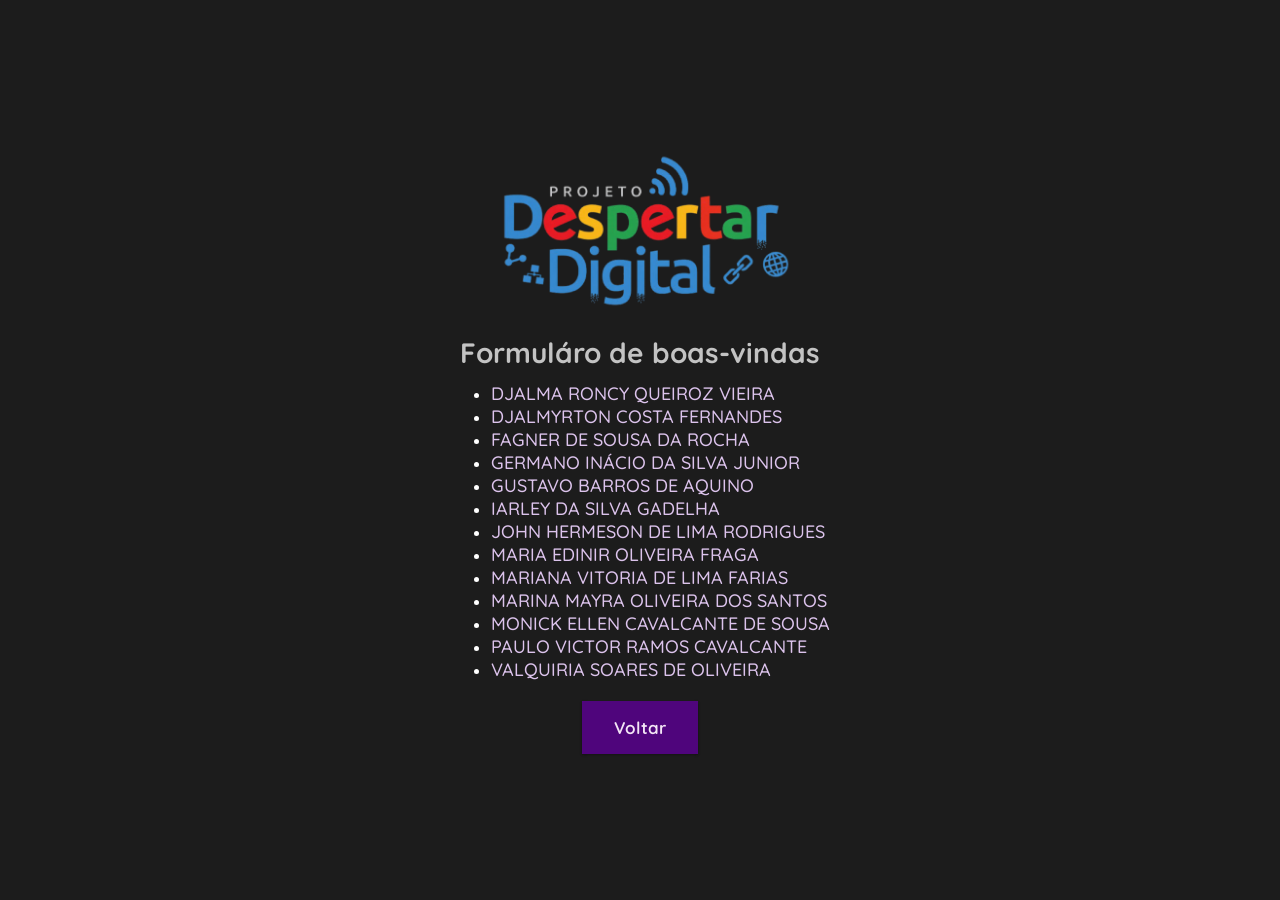
<file: boas-vindas.html>
<!DOCTYPE html>
<html lang="pt-br">
    <head>
        <meta charset="UTF-8">
        <meta name="viewport" content="width=device-width, initial-scale=1.0">
        <link rel="icon" type="image/x-icon" href="./favicon.ico">
        <link rel="preconnect" href="https://fonts.googleapis.com">
        <link rel="preconnect" href="https://fonts.gstatic.com" crossorigin>
        <link href="https://fonts.googleapis.com/css2?family=Quicksand:wght@300..700&display=swap" rel="stylesheet">
        <link rel="stylesheet" href="./base.css">
        <title>Desenvolvimento Web I - Formulário de encerramento</title>
    </head>
    <body class="page">
        <main>
            <img src="./logo.png" alt="Despertar Digital" width="320px">
            <h1>Formuláro de boas-vindas</h1>
            <ul id="alunos"></ul>
            <a class="btn" href="./index.html">Voltar</a>
        </main>
        <script>
            const alunos = [
                {
                    nome: "DJALMA RONCY QUEIROZ VIEIRA",
                    url: "https://docs.google.com/forms/d/e/1FAIpQLSesbuT5L8l4Bum8yilpP9qSyh4YBMJ4GaPvH0eqJdRY3sPSCg/viewform?usp=pp_url&entry.1988089040=94663&entry.608306432=DDW-2601&entry.1908647358=DJALMA%20RONCY%20QUEIROZ%20VIEIRA&entry.1827692846=769.133.173-87"
                },
                {
                    nome: "DJALMYRTON COSTA FERNANDES",
                    url: "https://docs.google.com/forms/d/e/1FAIpQLSesbuT5L8l4Bum8yilpP9qSyh4YBMJ4GaPvH0eqJdRY3sPSCg/viewform?usp=pp_url&entry.1988089040=94681&entry.608306432=DDW-2601&entry.1908647358=DJALMYRTON%20COSTA%20FERNANDES&entry.1827692846=004.641.893-81"
                },
                {
                    nome: "FAGNER DE SOUSA DA ROCHA",
                    url: "https://docs.google.com/forms/d/e/1FAIpQLSesbuT5L8l4Bum8yilpP9qSyh4YBMJ4GaPvH0eqJdRY3sPSCg/viewform?usp=pp_url&entry.1988089040=94682&entry.608306432=DDW-2601&entry.1908647358=FAGNER%20DE%20SOUSA%20DA%20ROCHA&entry.1827692846=008.873.423-45"
                },
                {
                    nome: "GERMANO INÁCIO DA SILVA JUNIOR",
                    url: "https://docs.google.com/forms/d/e/1FAIpQLSesbuT5L8l4Bum8yilpP9qSyh4YBMJ4GaPvH0eqJdRY3sPSCg/viewform?usp=pp_url&entry.1988089040=94683&entry.608306432=DDW-2601&entry.1908647358=GERMANO%20IN%C3%81CIO%20DA%20SILVA%20JUNIOR&entry.1827692846=045.775.833-30"
                },
                {
                    nome: "GUSTAVO BARROS DE AQUINO",
                    url: "https://docs.google.com/forms/d/e/1FAIpQLSesbuT5L8l4Bum8yilpP9qSyh4YBMJ4GaPvH0eqJdRY3sPSCg/viewform?usp=pp_url&entry.1988089040=94684&entry.608306432=DDW-2601&entry.1908647358=GUSTAVO%20BARROS%20DE%20AQUINO&entry.1827692846=083.970.003-21"
                },
                {
                    nome: "IARLEY DA SILVA GADELHA",
                    url: "https://docs.google.com/forms/d/e/1FAIpQLSesbuT5L8l4Bum8yilpP9qSyh4YBMJ4GaPvH0eqJdRY3sPSCg/viewform?usp=pp_url&entry.1988089040=94685&entry.608306432=DDW-2601&entry.1908647358=IARLEY%20DA%20SILVA%20GADELHA&entry.1827692846=093.285.713-24"
                },
                {
                    nome: "JOHN HERMESON DE LIMA RODRIGUES",
                    url: "https://docs.google.com/forms/d/e/1FAIpQLSesbuT5L8l4Bum8yilpP9qSyh4YBMJ4GaPvH0eqJdRY3sPSCg/viewform?usp=pp_url&entry.1988089040=94686&entry.608306432=DDW-2601&entry.1908647358=JOHN%20HERMESON%20DE%20LIMA%20RODRIGUES&entry.1827692846=011.519.683-82"
                },
                {
                    nome: "MARIA EDINIR OLIVEIRA FRAGA",
                    url: "https://docs.google.com/forms/d/e/1FAIpQLSesbuT5L8l4Bum8yilpP9qSyh4YBMJ4GaPvH0eqJdRY3sPSCg/viewform?usp=pp_url&entry.1988089040=94687&entry.608306432=DDW-2601&entry.1908647358=MARIA%20EDINIR%20OLIVEIRA%20FRAGA&entry.1827692846=604.034.133-54"
                },
                {
                    nome: "MARIANA VITORIA DE LIMA FARIAS",
                    url: "https://docs.google.com/forms/d/e/1FAIpQLSesbuT5L8l4Bum8yilpP9qSyh4YBMJ4GaPvH0eqJdRY3sPSCg/viewform?usp=pp_url&entry.1988089040=94662&entry.608306432=DDW-2601&entry.1908647358=Mariana%20Vitoria%20de%20Lima%20Farias&entry.1827692846=065.847.443-02"
                },
                {
                    nome: "MARINA MAYRA OLIVEIRA DOS SANTOS",
                    url: "https://docs.google.com/forms/d/e/1FAIpQLSesbuT5L8l4Bum8yilpP9qSyh4YBMJ4GaPvH0eqJdRY3sPSCg/viewform?usp=pp_url&entry.1988089040=94688&entry.608306432=DDW-2601&entry.1908647358=MARINA%20MAYRA%20OLIVEIRA%20DOS%20SANTOS&entry.1827692846=093.520.473-38"
                },
                {
                    nome: "MONICK ELLEN CAVALCANTE DE SOUSA",
                    url: "https://docs.google.com/forms/d/e/1FAIpQLSesbuT5L8l4Bum8yilpP9qSyh4YBMJ4GaPvH0eqJdRY3sPSCg/viewform?usp=pp_url&entry.1988089040=94664&entry.608306432=DDW-2601&entry.1908647358=MONICK%20ELLEN%20CAVALCANTE%20DE%20SOUSA&entry.1827692846=076.370.003-70"
                },
                {
                    nome: "PAULO VICTOR RAMOS CAVALCANTE",
                    url: "https://docs.google.com/forms/d/e/1FAIpQLSesbuT5L8l4Bum8yilpP9qSyh4YBMJ4GaPvH0eqJdRY3sPSCg/viewform?usp=pp_url&entry.1988089040=94689&entry.608306432=DDW-2601&entry.1908647358=PAULO%20VICTOR%20RAMOS%20CAVALCANTE&entry.1827692846=056.081.453-48"
                },
                {
                    nome: "VALQUIRIA SOARES DE OLIVEIRA",
                    url: "https://docs.google.com/forms/d/e/1FAIpQLSesbuT5L8l4Bum8yilpP9qSyh4YBMJ4GaPvH0eqJdRY3sPSCg/viewform?usp=pp_url&entry.1988089040=95004&entry.608306432=DDW-2601&entry.1908647358=VALQUIRIA%20SOARES%20DE%20OLIVEIRA&entry.1827692846=006.063.953-93"
                }
            ];

            const html = alunos.map(aluno => {
                return `
                    <li>
                        <a class="default-link" href="${aluno.url}" target="blank">
                            ${aluno.nome}    
                        </a>    
                    </li>
                `;
            }).join("");

            document.getElementById('alunos').innerHTML = html;

        </script>
    </body>
</html>
</file>
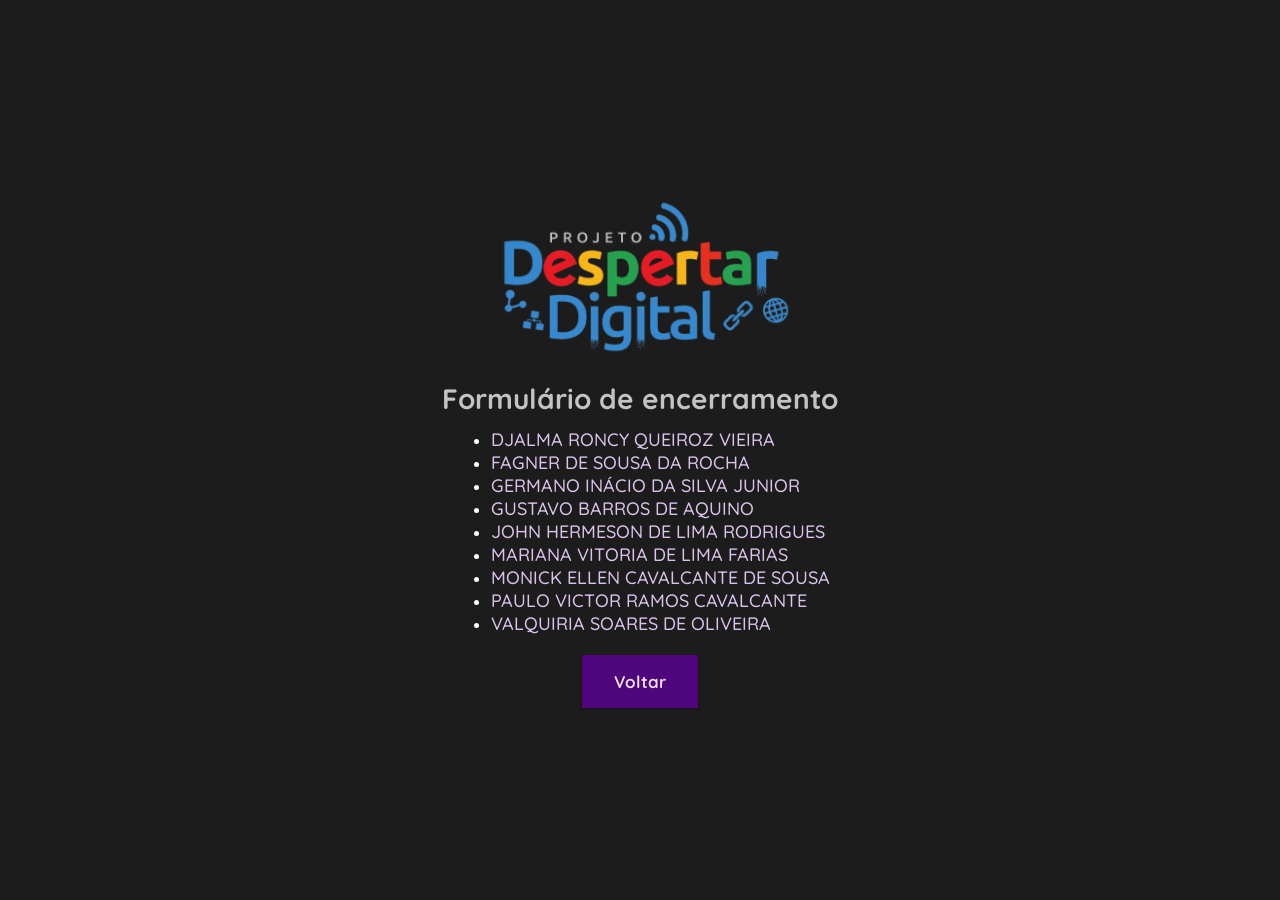
<file: encerramento.html>
<!DOCTYPE html>
<html lang="pt-br">
    <head>
        <meta charset="UTF-8">
        <meta name="viewport" content="width=device-width, initial-scale=1.0">
        <link rel="icon" type="image/x-icon" href="./favicon.ico">
        <link rel="preconnect" href="https://fonts.googleapis.com">
        <link rel="preconnect" href="https://fonts.gstatic.com" crossorigin>
        <link href="https://fonts.googleapis.com/css2?family=Quicksand:wght@300..700&display=swap" rel="stylesheet">
        <link rel="stylesheet" href="./base.css">
        <title>Desenvolvimento Web I - Formulário de encerramento</title>
    </head>
    <body class="page">
        <main>
            <img src="./logo.png" alt="Despertar Digital" width="320px">
            <h1>Formulário de encerramento</h1>
            <ul id="alunos"></ul>
            <a class="btn" href="./index.html">Voltar</a>
        </main>
        <script>
            const alunos = [
                {
                    nome: "DJALMA RONCY QUEIROZ VIEIRA",
                    url: "https://docs.google.com/forms/d/e/1FAIpQLSeqiGQsom6u6iRypFDjBioInoYt7TLUFCG-wspCcxexJTKFFg/viewform?usp=pp_url&entry.1988089040=94663&entry.608306432=DDW-2601&entry.1908647358=DJALMA%20RONCY%20QUEIROZ%20VIEIRA&entry.1827692846=769.133.173-87"
                },
                {
                    nome: "FAGNER DE SOUSA DA ROCHA",
                    url: "https://docs.google.com/forms/d/e/1FAIpQLSeqiGQsom6u6iRypFDjBioInoYt7TLUFCG-wspCcxexJTKFFg/viewform?usp=pp_url&entry.1988089040=94682&entry.608306432=DDW-2601&entry.1908647358=FAGNER%20DE%20SOUSA%20DA%20ROCHA&entry.1827692846=008.873.423-45"
                },
                {
                    nome: "GERMANO INÁCIO DA SILVA JUNIOR",
                    url: "https://docs.google.com/forms/d/e/1FAIpQLSeqiGQsom6u6iRypFDjBioInoYt7TLUFCG-wspCcxexJTKFFg/viewform?usp=pp_url&entry.1988089040=94683&entry.608306432=DDW-2601&entry.1908647358=GERMANO%20IN%C3%81CIO%20DA%20SILVA%20JUNIOR&entry.1827692846=045.775.833-30"
                },
                {
                    nome: "GUSTAVO BARROS DE AQUINO",
                    url: "https://docs.google.com/forms/d/e/1FAIpQLSeqiGQsom6u6iRypFDjBioInoYt7TLUFCG-wspCcxexJTKFFg/viewform?usp=pp_url&entry.1988089040=94684&entry.608306432=DDW-2601&entry.1908647358=GUSTAVO%20BARROS%20DE%20AQUINO&entry.1827692846=083.970.003-21"
                },
                {
                    nome: "JOHN HERMESON DE LIMA RODRIGUES",
                    url: "https://docs.google.com/forms/d/e/1FAIpQLSeqiGQsom6u6iRypFDjBioInoYt7TLUFCG-wspCcxexJTKFFg/viewform?usp=pp_url&entry.1988089040=94686&entry.608306432=DDW-2601&entry.1908647358=JOHN%20HERMESON%20DE%20LIMA%20RODRIGUES&entry.1827692846=011.519.683-82"
                },
                {
                    nome: "MARIANA VITORIA DE LIMA FARIAS",
                    url: "https://docs.google.com/forms/d/e/1FAIpQLSeqiGQsom6u6iRypFDjBioInoYt7TLUFCG-wspCcxexJTKFFg/viewform?usp=pp_url&entry.1988089040=94662&entry.608306432=DDW-2601&entry.1908647358=Mariana%20Vitoria%20de%20Lima%20Farias&entry.1827692846=065.847.443-02"
                },
                {
                    nome: "MONICK ELLEN CAVALCANTE DE SOUSA",
                    url: "https://docs.google.com/forms/d/e/1FAIpQLSeqiGQsom6u6iRypFDjBioInoYt7TLUFCG-wspCcxexJTKFFg/viewform?usp=pp_url&entry.1988089040=94664&entry.608306432=DDW-2601&entry.1908647358=MONICK%20ELLEN%20CAVALCANTE%20DE%20SOUSA&entry.1827692846=076.370.003-70"
                },
                {
                    nome: "PAULO VICTOR RAMOS CAVALCANTE",
                    url: "https://docs.google.com/forms/d/e/1FAIpQLSeqiGQsom6u6iRypFDjBioInoYt7TLUFCG-wspCcxexJTKFFg/viewform?usp=pp_url&entry.1988089040=94689&entry.608306432=DDW-2601&entry.1908647358=PAULO%20VICTOR%20RAMOS%20CAVALCANTE&entry.1827692846=056.081.453-48"
                },
                {
                    nome: "VALQUIRIA SOARES DE OLIVEIRA",
                    url: "https://docs.google.com/forms/d/e/1FAIpQLSeqiGQsom6u6iRypFDjBioInoYt7TLUFCG-wspCcxexJTKFFg/viewform?usp=pp_url&entry.1988089040=95004&entry.608306432=DDW-2601&entry.1908647358=VALQUIRIA%20SOARES%20DE%20OLIVEIRA&entry.1827692846=006.063.953-93"
                }
            ];

            const html = alunos.map(aluno => {
                return `
                    <li>
                        <a class="default-link" href="${aluno.url}" target="blank">
                            ${aluno.nome}    
                        </a>    
                    </li>
                `;
            }).join("");

            document.getElementById('alunos').innerHTML = html;

        </script>
    </body>
</html>
</file>
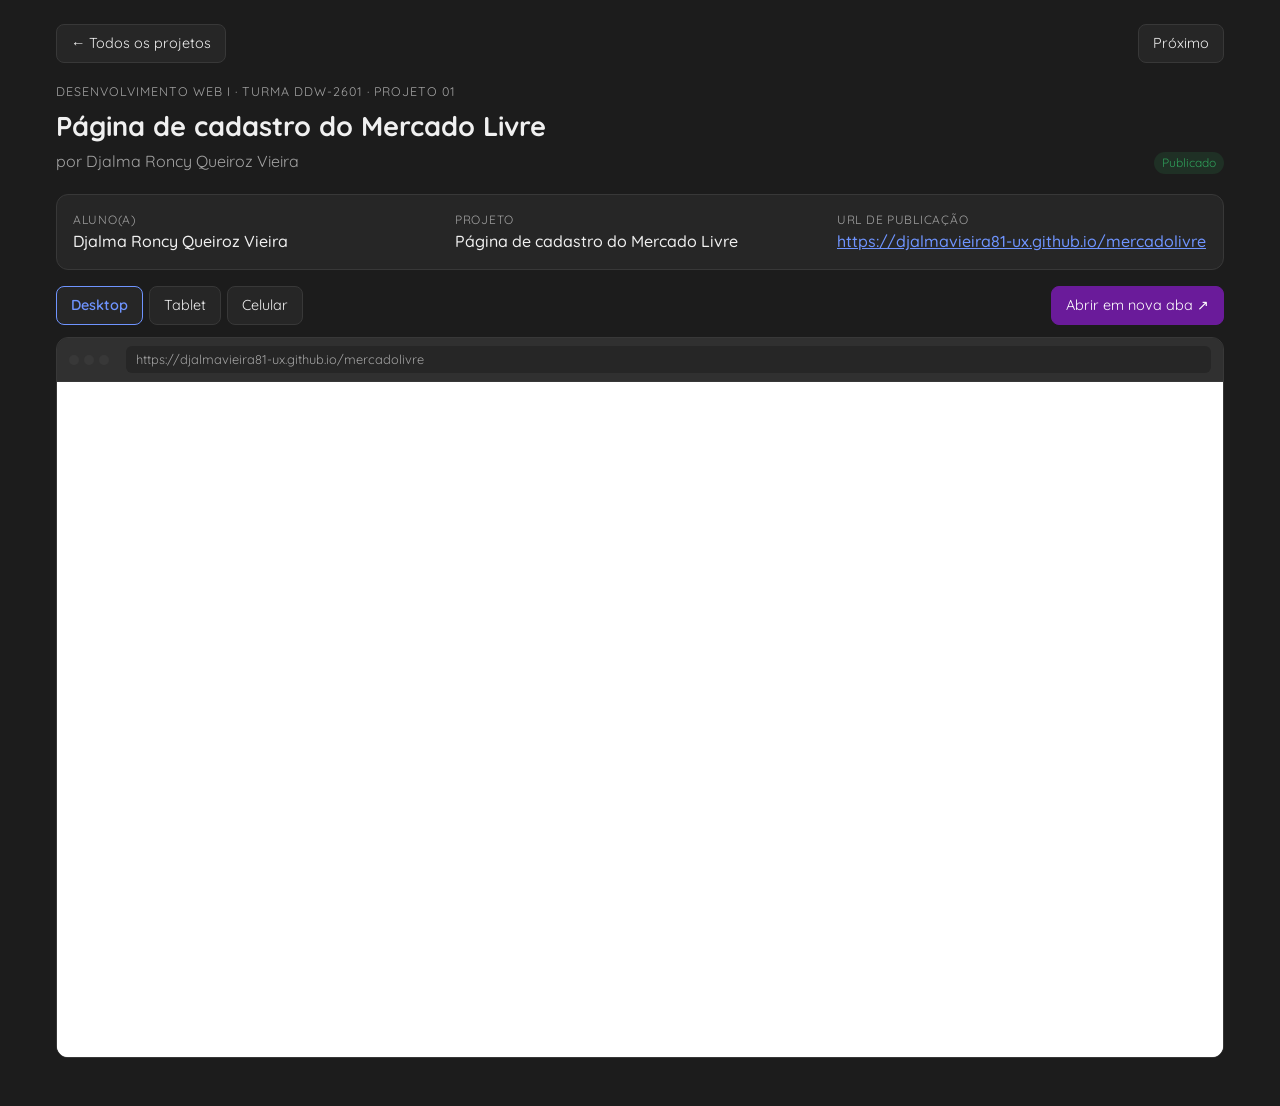
<file: projetos/01-djalma-vieira.html>
<!doctype html><html lang="pt-BR"><head><meta charset="utf-8"><meta name="viewport" content="width=device-width,initial-scale=1"><link rel="preconnect" href="https://fonts.googleapis.com"><link rel="preconnect" href="https://fonts.gstatic.com" crossorigin><link href="https://fonts.googleapis.com/css2?family=Quicksand:wght@400;500;600;700&display=swap" rel="stylesheet">
<title>Djalma — Projeto Final</title><style>
:root{--bg:#1c1c1c;--card:#262626;--ink:#f0f0f0;--muted:#a3a3a3;--line:#383838;--accent:#6f94ff;--warn:#f0b35a;--warnbg:#3a2c12;--chrome:#303030;color-scheme:dark}
*{box-sizing:border-box}body{margin:0;background-color:#1c1c1c;font-family:"Quicksand",sans-serif;background:var(--bg);color:var(--ink);line-height:1.45}
a{color:var(--accent)}.wrap{max-width:1200px;margin:0 auto;padding:24px 16px 48px}
.eyebrow{font-size:.78rem;letter-spacing:.08em;text-transform:uppercase;color:var(--muted);margin:0 0 6px}
h1{font-size:1.7rem;margin:0 0 4px}.sub{color:var(--muted);margin:0}
.btn{display:inline-flex;align-items:center;gap:6px;padding:8px 14px;border-radius:8px;border:1px solid var(--line);background:var(--card);color:var(--ink);text-decoration:none;font:inherit;font-size:.9rem;cursor:pointer}
.btn.primary{background:#6A1B9A;border-color:#6A1B9A;color:#fff}.btn.primary:hover{background:#7B2CB0;border-color:#7B2CB0}.btn[aria-pressed=true]{border-color:var(--accent);color:var(--accent);font-weight:600}
.badge{display:inline-block;font-size:.75rem;padding:2px 8px;border-radius:99px;background:var(--line);color:var(--muted)}
.badge.warn{background:var(--warnbg);color:var(--warn)}.badge.ok{background:rgba(47,160,90,.15);color:#2f9f5a}

header{display:flex;flex-wrap:wrap;justify-content:space-between;gap:16px;align-items:flex-end;margin:20px 0}
.meta{display:grid;grid-template-columns:repeat(auto-fit,minmax(180px,1fr));gap:12px;background:var(--card);border:1px solid var(--line);border-radius:12px;padding:16px;margin-bottom:16px}
.meta dt{font-size:.75rem;color:var(--muted);text-transform:uppercase;letter-spacing:.06em}.meta dd{margin:2px 0 0;font-weight:500;word-break:break-all}
.actions{display:flex;flex-wrap:wrap;gap:10px;justify-content:space-between;margin-bottom:12px}.seg{display:flex;gap:6px}
.browser{margin:0 auto;width:100%;max-width:100%;border:1px solid var(--line);border-radius:12px;overflow:hidden;background:var(--card);transition:width .25s}
.bar{display:flex;align-items:center;gap:12px;padding:8px 12px;background:var(--chrome);border-bottom:1px solid var(--line)}
.dots i{display:inline-block;width:10px;height:10px;border-radius:50%;background:var(--line);margin-right:5px}
.addr{flex:1;min-width:0;font-size:.8rem;color:var(--muted);background:var(--card);padding:4px 10px;border-radius:6px;overflow:hidden;text-overflow:ellipsis;white-space:nowrap}
iframe{display:block;width:100%;height:75vh;min-height:520px;border:0;background:#fff}
.shot{display:block;width:100%;border:1px solid var(--line);border-radius:12px;margin-bottom:16px}.empty{padding:24px!important;border:2px dashed var(--line);border-radius:12px;padding:48px 24px;text-align:center;color:var(--muted);background:var(--card)}.empty strong{color:var(--ink);font-size:1.1rem}
.pager{display:flex;justify-content:space-between;gap:8px;flex-wrap:wrap}
</style></head><body><div class="wrap"><nav class="pager"><a class="btn" href="index.html">← Todos os projetos</a><span> <a class="btn" href="02-fagner-rocha.html">Próximo</a></span></nav>
<header><div><p class="eyebrow">Desenvolvimento Web I · Turma DDW-2601 · Projeto 01</p><h1>Página de cadastro do Mercado Livre</h1><p class="sub">por Djalma Roncy Queiroz Vieira</p></div><span class="badge ok">Publicado</span></header>
<dl class="meta"><div><dt>Aluno(a)</dt><dd>Djalma Roncy Queiroz Vieira</dd></div><div><dt>Projeto</dt><dd>Página de cadastro do Mercado Livre</dd></div><div><dt>URL de publicação</dt><dd><a href="https://djalmavieira81-ux.github.io/mercadolivre" target="_blank" rel="noopener">https://djalmavieira81-ux.github.io/mercadolivre</a></dd></div></dl>
<div class="actions"><div class="seg"><button class="btn" data-w="100%" aria-pressed="true">Desktop</button><button class="btn" data-w="768px" aria-pressed="false">Tablet</button><button class="btn" data-w="390px" aria-pressed="false">Celular</button></div>
<a class="btn primary" href="https://djalmavieira81-ux.github.io/mercadolivre" target="_blank" rel="noopener">Abrir em nova aba ↗</a></div><div class="browser" id="browser"><div class="bar"><span class="dots"><i></i><i></i><i></i></span><span class="addr">https://djalmavieira81-ux.github.io/mercadolivre</span></div>
<iframe src="https://djalmavieira81-ux.github.io/mercadolivre" title="Preview do projeto de Djalma Roncy Queiroz Vieira" loading="lazy"></iframe></div></div>
<script>document.querySelectorAll('.seg .btn').forEach(b=>b.onclick=()=>{document.querySelectorAll('.seg .btn').forEach(x=>x.setAttribute('aria-pressed',x===b));document.getElementById('browser').style.width=b.dataset.w;});</script>
</body></html>
</file>
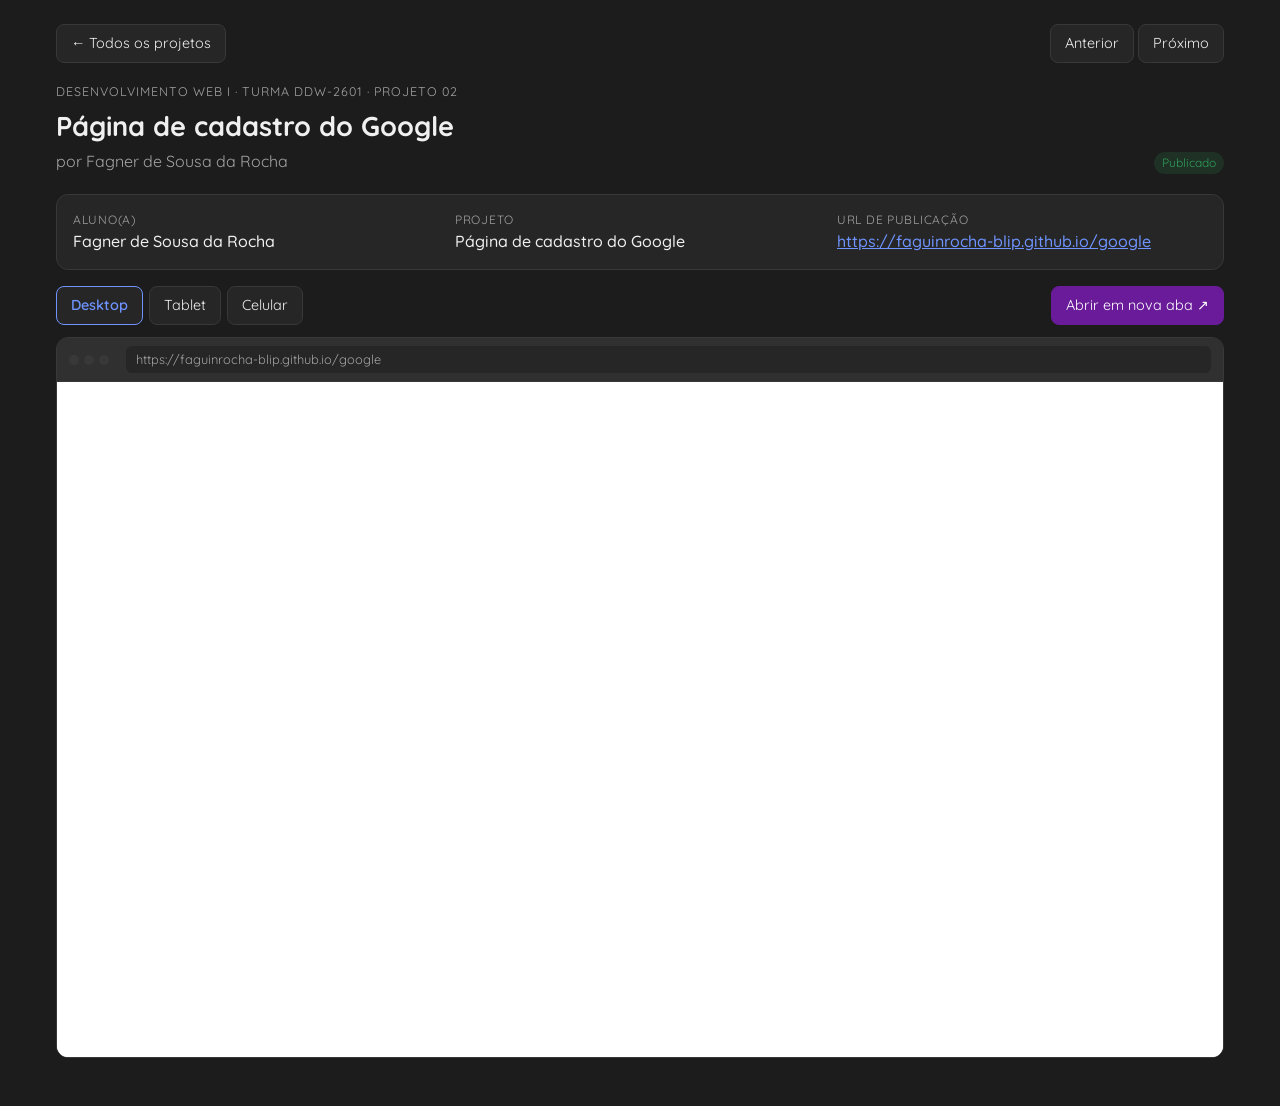
<file: projetos/02-fagner-rocha.html>
<!doctype html><html lang="pt-BR"><head><meta charset="utf-8"><meta name="viewport" content="width=device-width,initial-scale=1"><link rel="preconnect" href="https://fonts.googleapis.com"><link rel="preconnect" href="https://fonts.gstatic.com" crossorigin><link href="https://fonts.googleapis.com/css2?family=Quicksand:wght@400;500;600;700&display=swap" rel="stylesheet">
<title>Fagner — Projeto Final</title><style>
:root{--bg:#1c1c1c;--card:#262626;--ink:#f0f0f0;--muted:#a3a3a3;--line:#383838;--accent:#6f94ff;--warn:#f0b35a;--warnbg:#3a2c12;--chrome:#303030;color-scheme:dark}
*{box-sizing:border-box}body{margin:0;background-color:#1c1c1c;font-family:"Quicksand",sans-serif;background:var(--bg);color:var(--ink);line-height:1.45}
a{color:var(--accent)}.wrap{max-width:1200px;margin:0 auto;padding:24px 16px 48px}
.eyebrow{font-size:.78rem;letter-spacing:.08em;text-transform:uppercase;color:var(--muted);margin:0 0 6px}
h1{font-size:1.7rem;margin:0 0 4px}.sub{color:var(--muted);margin:0}
.btn{display:inline-flex;align-items:center;gap:6px;padding:8px 14px;border-radius:8px;border:1px solid var(--line);background:var(--card);color:var(--ink);text-decoration:none;font:inherit;font-size:.9rem;cursor:pointer}
.btn.primary{background:#6A1B9A;border-color:#6A1B9A;color:#fff}.btn.primary:hover{background:#7B2CB0;border-color:#7B2CB0}.btn[aria-pressed=true]{border-color:var(--accent);color:var(--accent);font-weight:600}
.badge{display:inline-block;font-size:.75rem;padding:2px 8px;border-radius:99px;background:var(--line);color:var(--muted)}
.badge.warn{background:var(--warnbg);color:var(--warn)}.badge.ok{background:rgba(47,160,90,.15);color:#2f9f5a}

header{display:flex;flex-wrap:wrap;justify-content:space-between;gap:16px;align-items:flex-end;margin:20px 0}
.meta{display:grid;grid-template-columns:repeat(auto-fit,minmax(180px,1fr));gap:12px;background:var(--card);border:1px solid var(--line);border-radius:12px;padding:16px;margin-bottom:16px}
.meta dt{font-size:.75rem;color:var(--muted);text-transform:uppercase;letter-spacing:.06em}.meta dd{margin:2px 0 0;font-weight:500;word-break:break-all}
.actions{display:flex;flex-wrap:wrap;gap:10px;justify-content:space-between;margin-bottom:12px}.seg{display:flex;gap:6px}
.browser{margin:0 auto;width:100%;max-width:100%;border:1px solid var(--line);border-radius:12px;overflow:hidden;background:var(--card);transition:width .25s}
.bar{display:flex;align-items:center;gap:12px;padding:8px 12px;background:var(--chrome);border-bottom:1px solid var(--line)}
.dots i{display:inline-block;width:10px;height:10px;border-radius:50%;background:var(--line);margin-right:5px}
.addr{flex:1;min-width:0;font-size:.8rem;color:var(--muted);background:var(--card);padding:4px 10px;border-radius:6px;overflow:hidden;text-overflow:ellipsis;white-space:nowrap}
iframe{display:block;width:100%;height:75vh;min-height:520px;border:0;background:#fff}
.shot{display:block;width:100%;border:1px solid var(--line);border-radius:12px;margin-bottom:16px}.empty{padding:24px!important;border:2px dashed var(--line);border-radius:12px;padding:48px 24px;text-align:center;color:var(--muted);background:var(--card)}.empty strong{color:var(--ink);font-size:1.1rem}
.pager{display:flex;justify-content:space-between;gap:8px;flex-wrap:wrap}
</style></head><body><div class="wrap"><nav class="pager"><a class="btn" href="index.html">← Todos os projetos</a><span><a class="btn" href="01-djalma-vieira.html">Anterior</a> <a class="btn" href="03-germano-junior.html">Próximo</a></span></nav>
<header><div><p class="eyebrow">Desenvolvimento Web I · Turma DDW-2601 · Projeto 02</p><h1>Página de cadastro do Google</h1><p class="sub">por Fagner de Sousa da Rocha</p></div><span class="badge ok">Publicado</span></header>
<dl class="meta"><div><dt>Aluno(a)</dt><dd>Fagner de Sousa da Rocha</dd></div><div><dt>Projeto</dt><dd>Página de cadastro do Google</dd></div><div><dt>URL de publicação</dt><dd><a href="https://faguinrocha-blip.github.io/google" target="_blank" rel="noopener">https://faguinrocha-blip.github.io/google</a></dd></div></dl>
<div class="actions"><div class="seg"><button class="btn" data-w="100%" aria-pressed="true">Desktop</button><button class="btn" data-w="768px" aria-pressed="false">Tablet</button><button class="btn" data-w="390px" aria-pressed="false">Celular</button></div>
<a class="btn primary" href="https://faguinrocha-blip.github.io/google" target="_blank" rel="noopener">Abrir em nova aba ↗</a></div><div class="browser" id="browser"><div class="bar"><span class="dots"><i></i><i></i><i></i></span><span class="addr">https://faguinrocha-blip.github.io/google</span></div>
<iframe src="https://faguinrocha-blip.github.io/google" title="Preview do projeto de Fagner de Sousa da Rocha" loading="lazy"></iframe></div></div>
<script>document.querySelectorAll('.seg .btn').forEach(b=>b.onclick=()=>{document.querySelectorAll('.seg .btn').forEach(x=>x.setAttribute('aria-pressed',x===b));document.getElementById('browser').style.width=b.dataset.w;});</script>
</body></html>
</file>
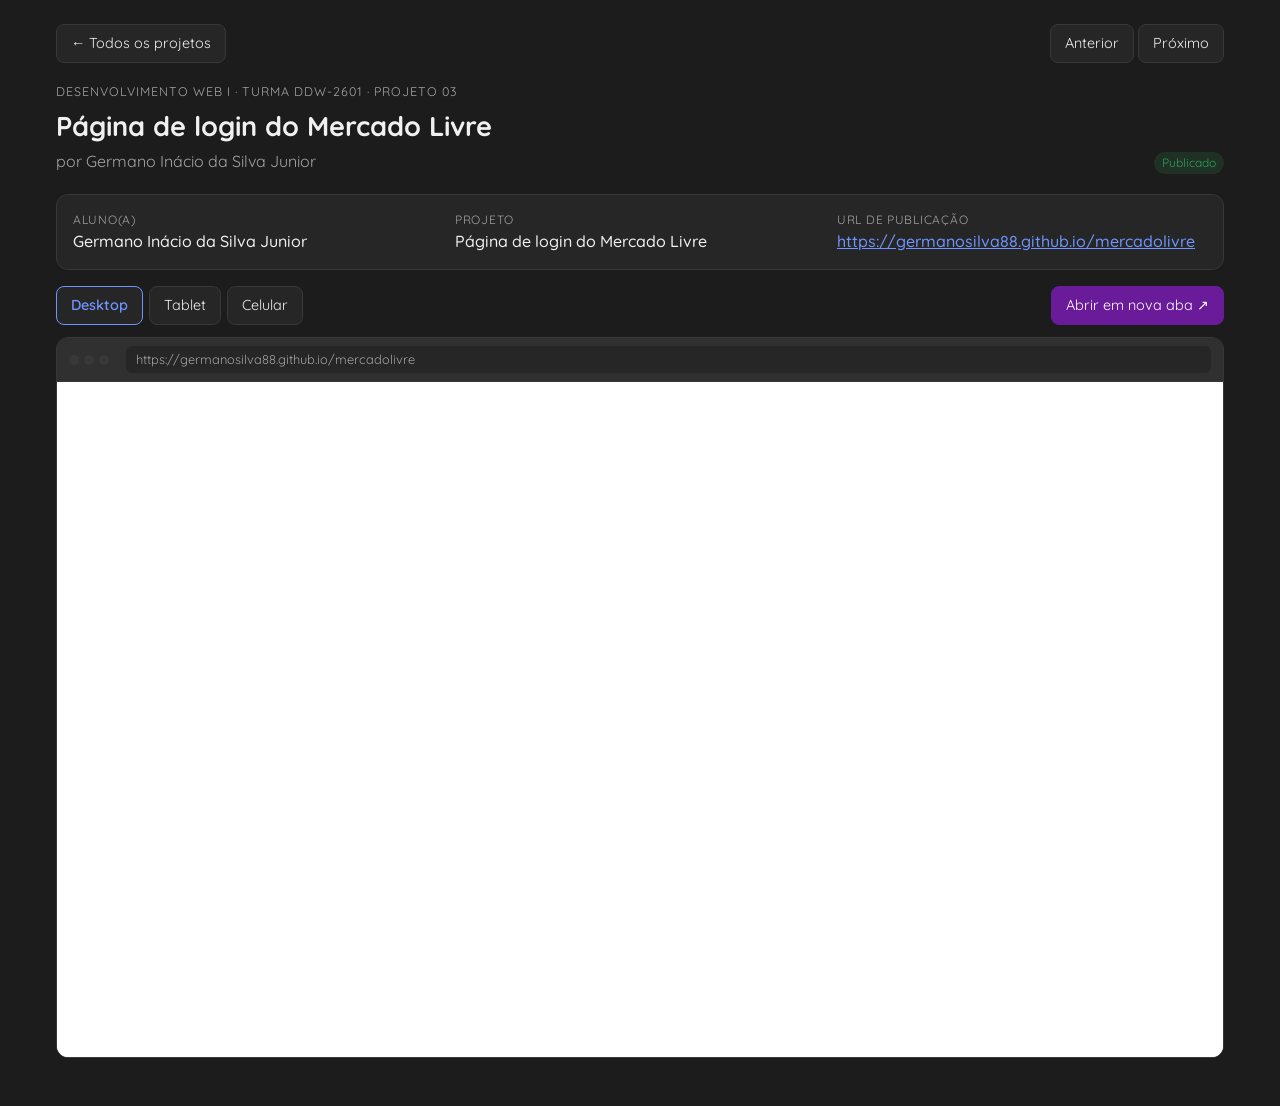
<file: projetos/03-germano-junior.html>
<!doctype html><html lang="pt-BR"><head><meta charset="utf-8"><meta name="viewport" content="width=device-width,initial-scale=1"><link rel="preconnect" href="https://fonts.googleapis.com"><link rel="preconnect" href="https://fonts.gstatic.com" crossorigin><link href="https://fonts.googleapis.com/css2?family=Quicksand:wght@400;500;600;700&display=swap" rel="stylesheet">
<title>Germano — Projeto Final</title><style>
:root{--bg:#1c1c1c;--card:#262626;--ink:#f0f0f0;--muted:#a3a3a3;--line:#383838;--accent:#6f94ff;--warn:#f0b35a;--warnbg:#3a2c12;--chrome:#303030;color-scheme:dark}
*{box-sizing:border-box}body{margin:0;background-color:#1c1c1c;font-family:"Quicksand",sans-serif;background:var(--bg);color:var(--ink);line-height:1.45}
a{color:var(--accent)}.wrap{max-width:1200px;margin:0 auto;padding:24px 16px 48px}
.eyebrow{font-size:.78rem;letter-spacing:.08em;text-transform:uppercase;color:var(--muted);margin:0 0 6px}
h1{font-size:1.7rem;margin:0 0 4px}.sub{color:var(--muted);margin:0}
.btn{display:inline-flex;align-items:center;gap:6px;padding:8px 14px;border-radius:8px;border:1px solid var(--line);background:var(--card);color:var(--ink);text-decoration:none;font:inherit;font-size:.9rem;cursor:pointer}
.btn.primary{background:#6A1B9A;border-color:#6A1B9A;color:#fff}.btn.primary:hover{background:#7B2CB0;border-color:#7B2CB0}.btn[aria-pressed=true]{border-color:var(--accent);color:var(--accent);font-weight:600}
.badge{display:inline-block;font-size:.75rem;padding:2px 8px;border-radius:99px;background:var(--line);color:var(--muted)}
.badge.warn{background:var(--warnbg);color:var(--warn)}.badge.ok{background:rgba(47,160,90,.15);color:#2f9f5a}

header{display:flex;flex-wrap:wrap;justify-content:space-between;gap:16px;align-items:flex-end;margin:20px 0}
.meta{display:grid;grid-template-columns:repeat(auto-fit,minmax(180px,1fr));gap:12px;background:var(--card);border:1px solid var(--line);border-radius:12px;padding:16px;margin-bottom:16px}
.meta dt{font-size:.75rem;color:var(--muted);text-transform:uppercase;letter-spacing:.06em}.meta dd{margin:2px 0 0;font-weight:500;word-break:break-all}
.actions{display:flex;flex-wrap:wrap;gap:10px;justify-content:space-between;margin-bottom:12px}.seg{display:flex;gap:6px}
.browser{margin:0 auto;width:100%;max-width:100%;border:1px solid var(--line);border-radius:12px;overflow:hidden;background:var(--card);transition:width .25s}
.bar{display:flex;align-items:center;gap:12px;padding:8px 12px;background:var(--chrome);border-bottom:1px solid var(--line)}
.dots i{display:inline-block;width:10px;height:10px;border-radius:50%;background:var(--line);margin-right:5px}
.addr{flex:1;min-width:0;font-size:.8rem;color:var(--muted);background:var(--card);padding:4px 10px;border-radius:6px;overflow:hidden;text-overflow:ellipsis;white-space:nowrap}
iframe{display:block;width:100%;height:75vh;min-height:520px;border:0;background:#fff}
.shot{display:block;width:100%;border:1px solid var(--line);border-radius:12px;margin-bottom:16px}.empty{padding:24px!important;border:2px dashed var(--line);border-radius:12px;padding:48px 24px;text-align:center;color:var(--muted);background:var(--card)}.empty strong{color:var(--ink);font-size:1.1rem}
.pager{display:flex;justify-content:space-between;gap:8px;flex-wrap:wrap}
</style></head><body><div class="wrap"><nav class="pager"><a class="btn" href="index.html">← Todos os projetos</a><span><a class="btn" href="02-fagner-rocha.html">Anterior</a> <a class="btn" href="04-gustavo-aquino.html">Próximo</a></span></nav>
<header><div><p class="eyebrow">Desenvolvimento Web I · Turma DDW-2601 · Projeto 03</p><h1>Página de login do Mercado Livre</h1><p class="sub">por Germano Inácio da Silva Junior</p></div><span class="badge ok">Publicado</span></header>
<dl class="meta"><div><dt>Aluno(a)</dt><dd>Germano Inácio da Silva Junior</dd></div><div><dt>Projeto</dt><dd>Página de login do Mercado Livre</dd></div><div><dt>URL de publicação</dt><dd><a href="https://germanosilva88.github.io/mercadolivre" target="_blank" rel="noopener">https://germanosilva88.github.io/mercadolivre</a></dd></div></dl>
<div class="actions"><div class="seg"><button class="btn" data-w="100%" aria-pressed="true">Desktop</button><button class="btn" data-w="768px" aria-pressed="false">Tablet</button><button class="btn" data-w="390px" aria-pressed="false">Celular</button></div>
<a class="btn primary" href="https://germanosilva88.github.io/mercadolivre" target="_blank" rel="noopener">Abrir em nova aba ↗</a></div><div class="browser" id="browser"><div class="bar"><span class="dots"><i></i><i></i><i></i></span><span class="addr">https://germanosilva88.github.io/mercadolivre</span></div>
<iframe src="https://germanosilva88.github.io/mercadolivre" title="Preview do projeto de Germano Inácio da Silva Junior" loading="lazy"></iframe></div></div>
<script>document.querySelectorAll('.seg .btn').forEach(b=>b.onclick=()=>{document.querySelectorAll('.seg .btn').forEach(x=>x.setAttribute('aria-pressed',x===b));document.getElementById('browser').style.width=b.dataset.w;});</script>
</body></html>
</file>
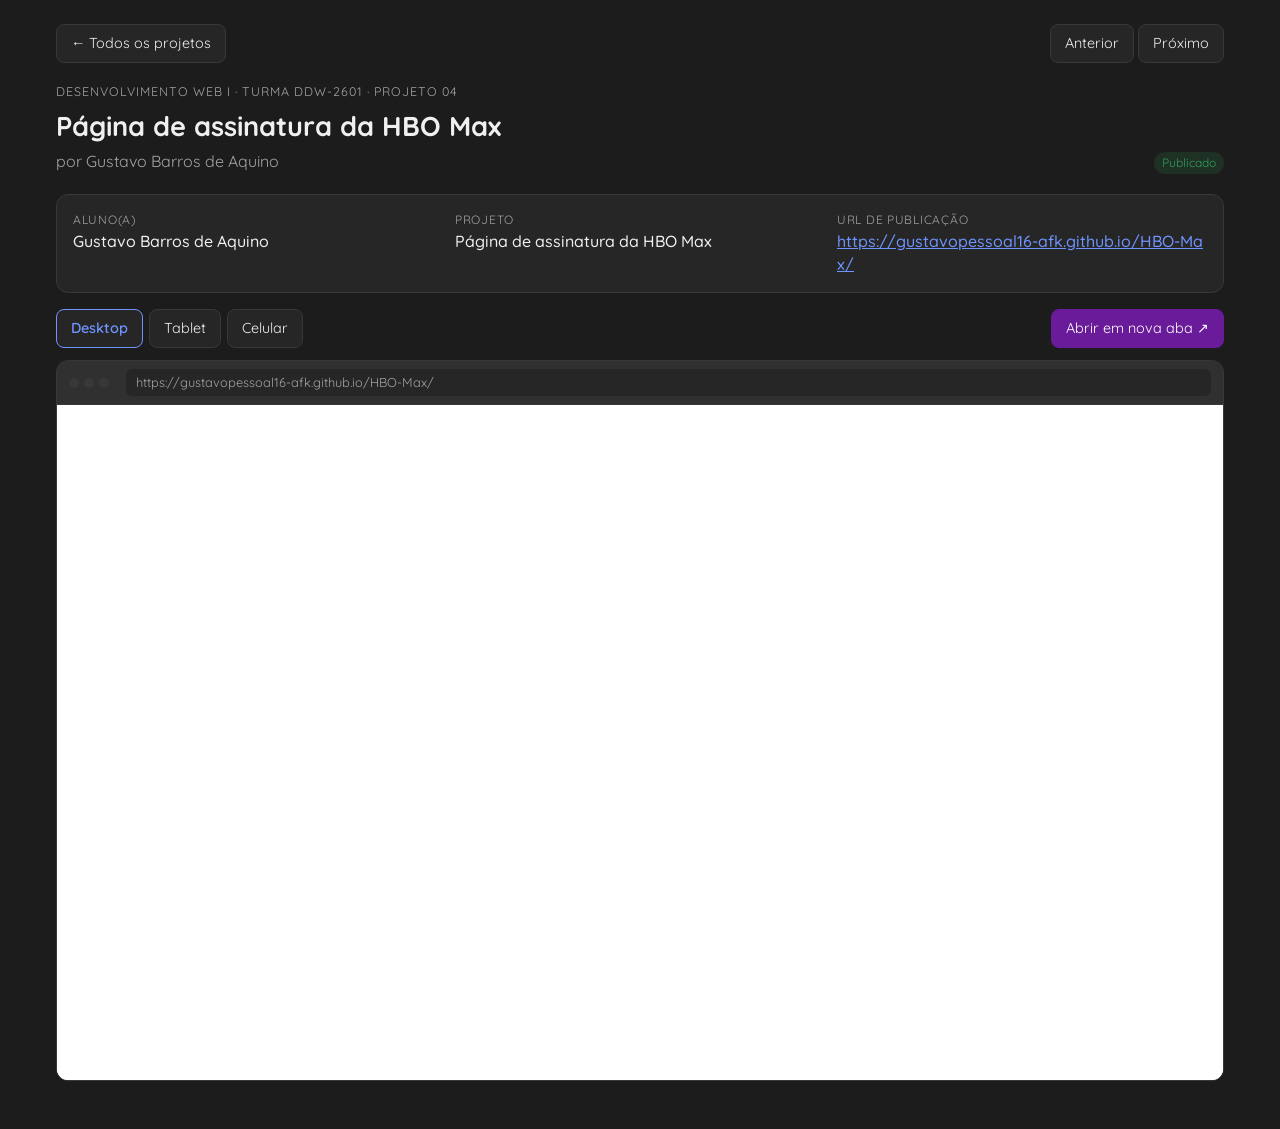
<file: projetos/04-gustavo-aquino.html>
<!doctype html><html lang="pt-BR"><head><meta charset="utf-8"><meta name="viewport" content="width=device-width,initial-scale=1"><link rel="preconnect" href="https://fonts.googleapis.com"><link rel="preconnect" href="https://fonts.gstatic.com" crossorigin><link href="https://fonts.googleapis.com/css2?family=Quicksand:wght@400;500;600;700&display=swap" rel="stylesheet">
<title>Gustavo — Projeto Final</title><style>
:root{--bg:#1c1c1c;--card:#262626;--ink:#f0f0f0;--muted:#a3a3a3;--line:#383838;--accent:#6f94ff;--warn:#f0b35a;--warnbg:#3a2c12;--chrome:#303030;color-scheme:dark}
*{box-sizing:border-box}body{margin:0;background-color:#1c1c1c;font-family:"Quicksand",sans-serif;background:var(--bg);color:var(--ink);line-height:1.45}
a{color:var(--accent)}.wrap{max-width:1200px;margin:0 auto;padding:24px 16px 48px}
.eyebrow{font-size:.78rem;letter-spacing:.08em;text-transform:uppercase;color:var(--muted);margin:0 0 6px}
h1{font-size:1.7rem;margin:0 0 4px}.sub{color:var(--muted);margin:0}
.btn{display:inline-flex;align-items:center;gap:6px;padding:8px 14px;border-radius:8px;border:1px solid var(--line);background:var(--card);color:var(--ink);text-decoration:none;font:inherit;font-size:.9rem;cursor:pointer}
.btn.primary{background:#6A1B9A;border-color:#6A1B9A;color:#fff}.btn.primary:hover{background:#7B2CB0;border-color:#7B2CB0}.btn[aria-pressed=true]{border-color:var(--accent);color:var(--accent);font-weight:600}
.badge{display:inline-block;font-size:.75rem;padding:2px 8px;border-radius:99px;background:var(--line);color:var(--muted)}
.badge.warn{background:var(--warnbg);color:var(--warn)}.badge.ok{background:rgba(47,160,90,.15);color:#2f9f5a}

header{display:flex;flex-wrap:wrap;justify-content:space-between;gap:16px;align-items:flex-end;margin:20px 0}
.meta{display:grid;grid-template-columns:repeat(auto-fit,minmax(180px,1fr));gap:12px;background:var(--card);border:1px solid var(--line);border-radius:12px;padding:16px;margin-bottom:16px}
.meta dt{font-size:.75rem;color:var(--muted);text-transform:uppercase;letter-spacing:.06em}.meta dd{margin:2px 0 0;font-weight:500;word-break:break-all}
.actions{display:flex;flex-wrap:wrap;gap:10px;justify-content:space-between;margin-bottom:12px}.seg{display:flex;gap:6px}
.browser{margin:0 auto;width:100%;max-width:100%;border:1px solid var(--line);border-radius:12px;overflow:hidden;background:var(--card);transition:width .25s}
.bar{display:flex;align-items:center;gap:12px;padding:8px 12px;background:var(--chrome);border-bottom:1px solid var(--line)}
.dots i{display:inline-block;width:10px;height:10px;border-radius:50%;background:var(--line);margin-right:5px}
.addr{flex:1;min-width:0;font-size:.8rem;color:var(--muted);background:var(--card);padding:4px 10px;border-radius:6px;overflow:hidden;text-overflow:ellipsis;white-space:nowrap}
iframe{display:block;width:100%;height:75vh;min-height:520px;border:0;background:#fff}
.shot{display:block;width:100%;border:1px solid var(--line);border-radius:12px;margin-bottom:16px}.empty{padding:24px!important;border:2px dashed var(--line);border-radius:12px;padding:48px 24px;text-align:center;color:var(--muted);background:var(--card)}.empty strong{color:var(--ink);font-size:1.1rem}
.pager{display:flex;justify-content:space-between;gap:8px;flex-wrap:wrap}
</style></head><body><div class="wrap"><nav class="pager"><a class="btn" href="index.html">← Todos os projetos</a><span><a class="btn" href="03-germano-junior.html">Anterior</a> <a class="btn" href="05-john-rodrigues.html">Próximo</a></span></nav>
<header><div><p class="eyebrow">Desenvolvimento Web I · Turma DDW-2601 · Projeto 04</p><h1>Página de assinatura da HBO Max</h1><p class="sub">por Gustavo Barros de Aquino</p></div><span class="badge ok">Publicado</span></header>
<dl class="meta"><div><dt>Aluno(a)</dt><dd>Gustavo Barros de Aquino</dd></div><div><dt>Projeto</dt><dd>Página de assinatura da HBO Max</dd></div><div><dt>URL de publicação</dt><dd><a href="https://gustavopessoal16-afk.github.io/HBO-Max/" target="_blank" rel="noopener">https://gustavopessoal16-afk.github.io/HBO-Max/</a></dd></div></dl>
<div class="actions"><div class="seg"><button class="btn" data-w="100%" aria-pressed="true">Desktop</button><button class="btn" data-w="768px" aria-pressed="false">Tablet</button><button class="btn" data-w="390px" aria-pressed="false">Celular</button></div>
<a class="btn primary" href="https://gustavopessoal16-afk.github.io/HBO-Max/" target="_blank" rel="noopener">Abrir em nova aba ↗</a></div><div class="browser" id="browser"><div class="bar"><span class="dots"><i></i><i></i><i></i></span><span class="addr">https://gustavopessoal16-afk.github.io/HBO-Max/</span></div>
<iframe src="https://gustavopessoal16-afk.github.io/HBO-Max/" title="Preview do projeto de Gustavo Barros de Aquino" loading="lazy"></iframe></div></div>
<script>document.querySelectorAll('.seg .btn').forEach(b=>b.onclick=()=>{document.querySelectorAll('.seg .btn').forEach(x=>x.setAttribute('aria-pressed',x===b));document.getElementById('browser').style.width=b.dataset.w;});</script>
</body></html>
</file>
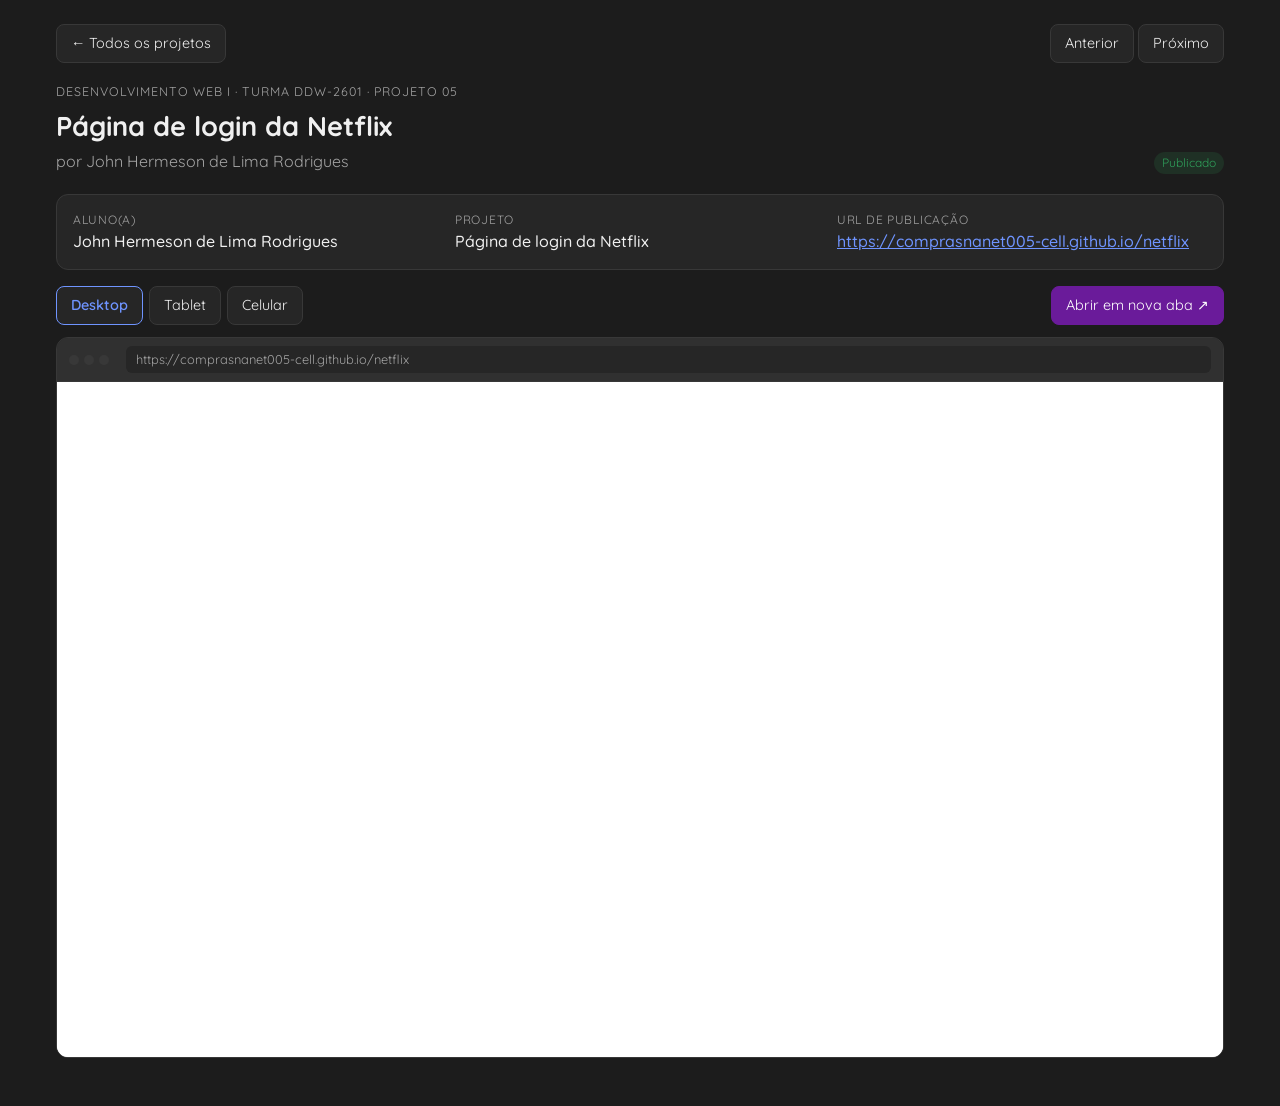
<file: projetos/05-john-rodrigues.html>
<!doctype html><html lang="pt-BR"><head><meta charset="utf-8"><meta name="viewport" content="width=device-width,initial-scale=1"><link rel="preconnect" href="https://fonts.googleapis.com"><link rel="preconnect" href="https://fonts.gstatic.com" crossorigin><link href="https://fonts.googleapis.com/css2?family=Quicksand:wght@400;500;600;700&display=swap" rel="stylesheet">
<title>John — Projeto Final</title><style>
:root{--bg:#1c1c1c;--card:#262626;--ink:#f0f0f0;--muted:#a3a3a3;--line:#383838;--accent:#6f94ff;--warn:#f0b35a;--warnbg:#3a2c12;--chrome:#303030;color-scheme:dark}
*{box-sizing:border-box}body{margin:0;background-color:#1c1c1c;font-family:"Quicksand",sans-serif;background:var(--bg);color:var(--ink);line-height:1.45}
a{color:var(--accent)}.wrap{max-width:1200px;margin:0 auto;padding:24px 16px 48px}
.eyebrow{font-size:.78rem;letter-spacing:.08em;text-transform:uppercase;color:var(--muted);margin:0 0 6px}
h1{font-size:1.7rem;margin:0 0 4px}.sub{color:var(--muted);margin:0}
.btn{display:inline-flex;align-items:center;gap:6px;padding:8px 14px;border-radius:8px;border:1px solid var(--line);background:var(--card);color:var(--ink);text-decoration:none;font:inherit;font-size:.9rem;cursor:pointer}
.btn.primary{background:#6A1B9A;border-color:#6A1B9A;color:#fff}.btn.primary:hover{background:#7B2CB0;border-color:#7B2CB0}.btn[aria-pressed=true]{border-color:var(--accent);color:var(--accent);font-weight:600}
.badge{display:inline-block;font-size:.75rem;padding:2px 8px;border-radius:99px;background:var(--line);color:var(--muted)}
.badge.warn{background:var(--warnbg);color:var(--warn)}.badge.ok{background:rgba(47,160,90,.15);color:#2f9f5a}

header{display:flex;flex-wrap:wrap;justify-content:space-between;gap:16px;align-items:flex-end;margin:20px 0}
.meta{display:grid;grid-template-columns:repeat(auto-fit,minmax(180px,1fr));gap:12px;background:var(--card);border:1px solid var(--line);border-radius:12px;padding:16px;margin-bottom:16px}
.meta dt{font-size:.75rem;color:var(--muted);text-transform:uppercase;letter-spacing:.06em}.meta dd{margin:2px 0 0;font-weight:500;word-break:break-all}
.actions{display:flex;flex-wrap:wrap;gap:10px;justify-content:space-between;margin-bottom:12px}.seg{display:flex;gap:6px}
.browser{margin:0 auto;width:100%;max-width:100%;border:1px solid var(--line);border-radius:12px;overflow:hidden;background:var(--card);transition:width .25s}
.bar{display:flex;align-items:center;gap:12px;padding:8px 12px;background:var(--chrome);border-bottom:1px solid var(--line)}
.dots i{display:inline-block;width:10px;height:10px;border-radius:50%;background:var(--line);margin-right:5px}
.addr{flex:1;min-width:0;font-size:.8rem;color:var(--muted);background:var(--card);padding:4px 10px;border-radius:6px;overflow:hidden;text-overflow:ellipsis;white-space:nowrap}
iframe{display:block;width:100%;height:75vh;min-height:520px;border:0;background:#fff}
.shot{display:block;width:100%;border:1px solid var(--line);border-radius:12px;margin-bottom:16px}.empty{padding:24px!important;border:2px dashed var(--line);border-radius:12px;padding:48px 24px;text-align:center;color:var(--muted);background:var(--card)}.empty strong{color:var(--ink);font-size:1.1rem}
.pager{display:flex;justify-content:space-between;gap:8px;flex-wrap:wrap}
</style></head><body><div class="wrap"><nav class="pager"><a class="btn" href="index.html">← Todos os projetos</a><span><a class="btn" href="04-gustavo-aquino.html">Anterior</a> <a class="btn" href="06-mariana-farias.html">Próximo</a></span></nav>
<header><div><p class="eyebrow">Desenvolvimento Web I · Turma DDW-2601 · Projeto 05</p><h1>Página de login da Netflix</h1><p class="sub">por John Hermeson de Lima Rodrigues</p></div><span class="badge ok">Publicado</span></header>
<dl class="meta"><div><dt>Aluno(a)</dt><dd>John Hermeson de Lima Rodrigues</dd></div><div><dt>Projeto</dt><dd>Página de login da Netflix</dd></div><div><dt>URL de publicação</dt><dd><a href="https://comprasnanet005-cell.github.io/netflix" target="_blank" rel="noopener">https://comprasnanet005-cell.github.io/netflix</a></dd></div></dl>
<div class="actions"><div class="seg"><button class="btn" data-w="100%" aria-pressed="true">Desktop</button><button class="btn" data-w="768px" aria-pressed="false">Tablet</button><button class="btn" data-w="390px" aria-pressed="false">Celular</button></div>
<a class="btn primary" href="https://comprasnanet005-cell.github.io/netflix" target="_blank" rel="noopener">Abrir em nova aba ↗</a></div><div class="browser" id="browser"><div class="bar"><span class="dots"><i></i><i></i><i></i></span><span class="addr">https://comprasnanet005-cell.github.io/netflix</span></div>
<iframe src="https://comprasnanet005-cell.github.io/netflix" title="Preview do projeto de John Hermeson de Lima Rodrigues" loading="lazy"></iframe></div></div>
<script>document.querySelectorAll('.seg .btn').forEach(b=>b.onclick=()=>{document.querySelectorAll('.seg .btn').forEach(x=>x.setAttribute('aria-pressed',x===b));document.getElementById('browser').style.width=b.dataset.w;});</script>
</body></html>
</file>
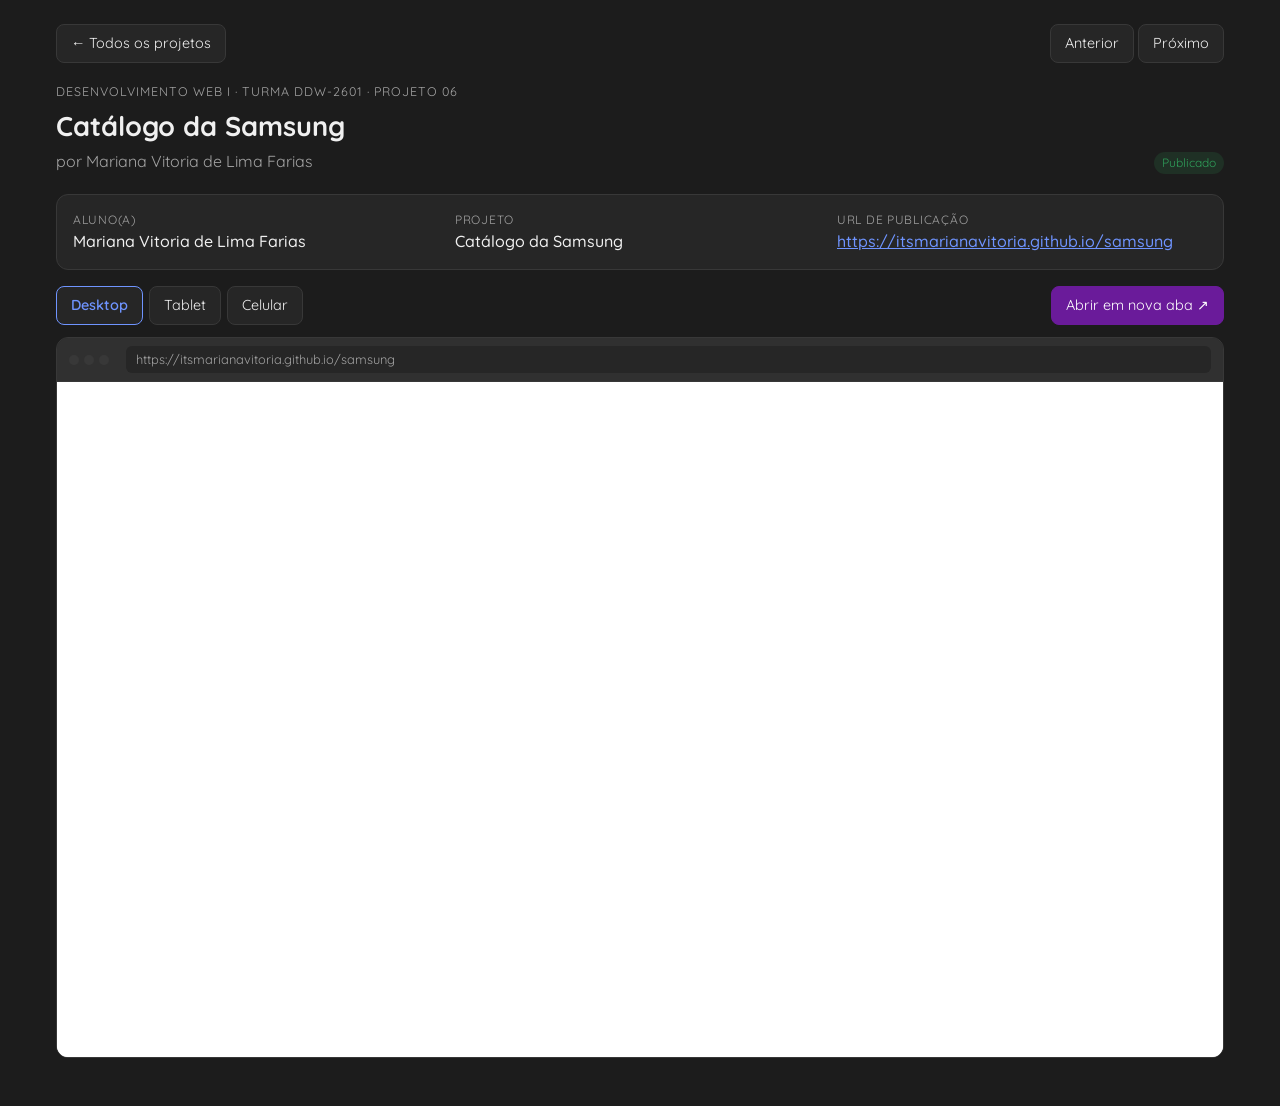
<file: projetos/06-mariana-farias.html>
<!doctype html><html lang="pt-BR"><head><meta charset="utf-8"><meta name="viewport" content="width=device-width,initial-scale=1"><link rel="preconnect" href="https://fonts.googleapis.com"><link rel="preconnect" href="https://fonts.gstatic.com" crossorigin><link href="https://fonts.googleapis.com/css2?family=Quicksand:wght@400;500;600;700&display=swap" rel="stylesheet">
<title>Mariana — Projeto Final</title><style>
:root{--bg:#1c1c1c;--card:#262626;--ink:#f0f0f0;--muted:#a3a3a3;--line:#383838;--accent:#6f94ff;--warn:#f0b35a;--warnbg:#3a2c12;--chrome:#303030;color-scheme:dark}
*{box-sizing:border-box}body{margin:0;background-color:#1c1c1c;font-family:"Quicksand",sans-serif;background:var(--bg);color:var(--ink);line-height:1.45}
a{color:var(--accent)}.wrap{max-width:1200px;margin:0 auto;padding:24px 16px 48px}
.eyebrow{font-size:.78rem;letter-spacing:.08em;text-transform:uppercase;color:var(--muted);margin:0 0 6px}
h1{font-size:1.7rem;margin:0 0 4px}.sub{color:var(--muted);margin:0}
.btn{display:inline-flex;align-items:center;gap:6px;padding:8px 14px;border-radius:8px;border:1px solid var(--line);background:var(--card);color:var(--ink);text-decoration:none;font:inherit;font-size:.9rem;cursor:pointer}
.btn.primary{background:#6A1B9A;border-color:#6A1B9A;color:#fff}.btn.primary:hover{background:#7B2CB0;border-color:#7B2CB0}.btn[aria-pressed=true]{border-color:var(--accent);color:var(--accent);font-weight:600}
.badge{display:inline-block;font-size:.75rem;padding:2px 8px;border-radius:99px;background:var(--line);color:var(--muted)}
.badge.warn{background:var(--warnbg);color:var(--warn)}.badge.ok{background:rgba(47,160,90,.15);color:#2f9f5a}

header{display:flex;flex-wrap:wrap;justify-content:space-between;gap:16px;align-items:flex-end;margin:20px 0}
.meta{display:grid;grid-template-columns:repeat(auto-fit,minmax(180px,1fr));gap:12px;background:var(--card);border:1px solid var(--line);border-radius:12px;padding:16px;margin-bottom:16px}
.meta dt{font-size:.75rem;color:var(--muted);text-transform:uppercase;letter-spacing:.06em}.meta dd{margin:2px 0 0;font-weight:500;word-break:break-all}
.actions{display:flex;flex-wrap:wrap;gap:10px;justify-content:space-between;margin-bottom:12px}.seg{display:flex;gap:6px}
.browser{margin:0 auto;width:100%;max-width:100%;border:1px solid var(--line);border-radius:12px;overflow:hidden;background:var(--card);transition:width .25s}
.bar{display:flex;align-items:center;gap:12px;padding:8px 12px;background:var(--chrome);border-bottom:1px solid var(--line)}
.dots i{display:inline-block;width:10px;height:10px;border-radius:50%;background:var(--line);margin-right:5px}
.addr{flex:1;min-width:0;font-size:.8rem;color:var(--muted);background:var(--card);padding:4px 10px;border-radius:6px;overflow:hidden;text-overflow:ellipsis;white-space:nowrap}
iframe{display:block;width:100%;height:75vh;min-height:520px;border:0;background:#fff}
.shot{display:block;width:100%;border:1px solid var(--line);border-radius:12px;margin-bottom:16px}.empty{padding:24px!important;border:2px dashed var(--line);border-radius:12px;padding:48px 24px;text-align:center;color:var(--muted);background:var(--card)}.empty strong{color:var(--ink);font-size:1.1rem}
.pager{display:flex;justify-content:space-between;gap:8px;flex-wrap:wrap}
</style></head><body><div class="wrap"><nav class="pager"><a class="btn" href="index.html">← Todos os projetos</a><span><a class="btn" href="05-john-rodrigues.html">Anterior</a> <a class="btn" href="07-monick-sousa.html">Próximo</a></span></nav>
<header><div><p class="eyebrow">Desenvolvimento Web I · Turma DDW-2601 · Projeto 06</p><h1>Catálogo da Samsung</h1><p class="sub">por Mariana Vitoria de Lima Farias</p></div><span class="badge ok">Publicado</span></header>
<dl class="meta"><div><dt>Aluno(a)</dt><dd>Mariana Vitoria de Lima Farias</dd></div><div><dt>Projeto</dt><dd>Catálogo da Samsung</dd></div><div><dt>URL de publicação</dt><dd><a href="https://itsmarianavitoria.github.io/samsung" target="_blank" rel="noopener">https://itsmarianavitoria.github.io/samsung</a></dd></div></dl>
<div class="actions"><div class="seg"><button class="btn" data-w="100%" aria-pressed="true">Desktop</button><button class="btn" data-w="768px" aria-pressed="false">Tablet</button><button class="btn" data-w="390px" aria-pressed="false">Celular</button></div>
<a class="btn primary" href="https://itsmarianavitoria.github.io/samsung" target="_blank" rel="noopener">Abrir em nova aba ↗</a></div><div class="browser" id="browser"><div class="bar"><span class="dots"><i></i><i></i><i></i></span><span class="addr">https://itsmarianavitoria.github.io/samsung</span></div>
<iframe src="https://itsmarianavitoria.github.io/samsung" title="Preview do projeto de Mariana Vitoria de Lima Farias" loading="lazy"></iframe></div></div>
<script>document.querySelectorAll('.seg .btn').forEach(b=>b.onclick=()=>{document.querySelectorAll('.seg .btn').forEach(x=>x.setAttribute('aria-pressed',x===b));document.getElementById('browser').style.width=b.dataset.w;});</script>
</body></html>
</file>
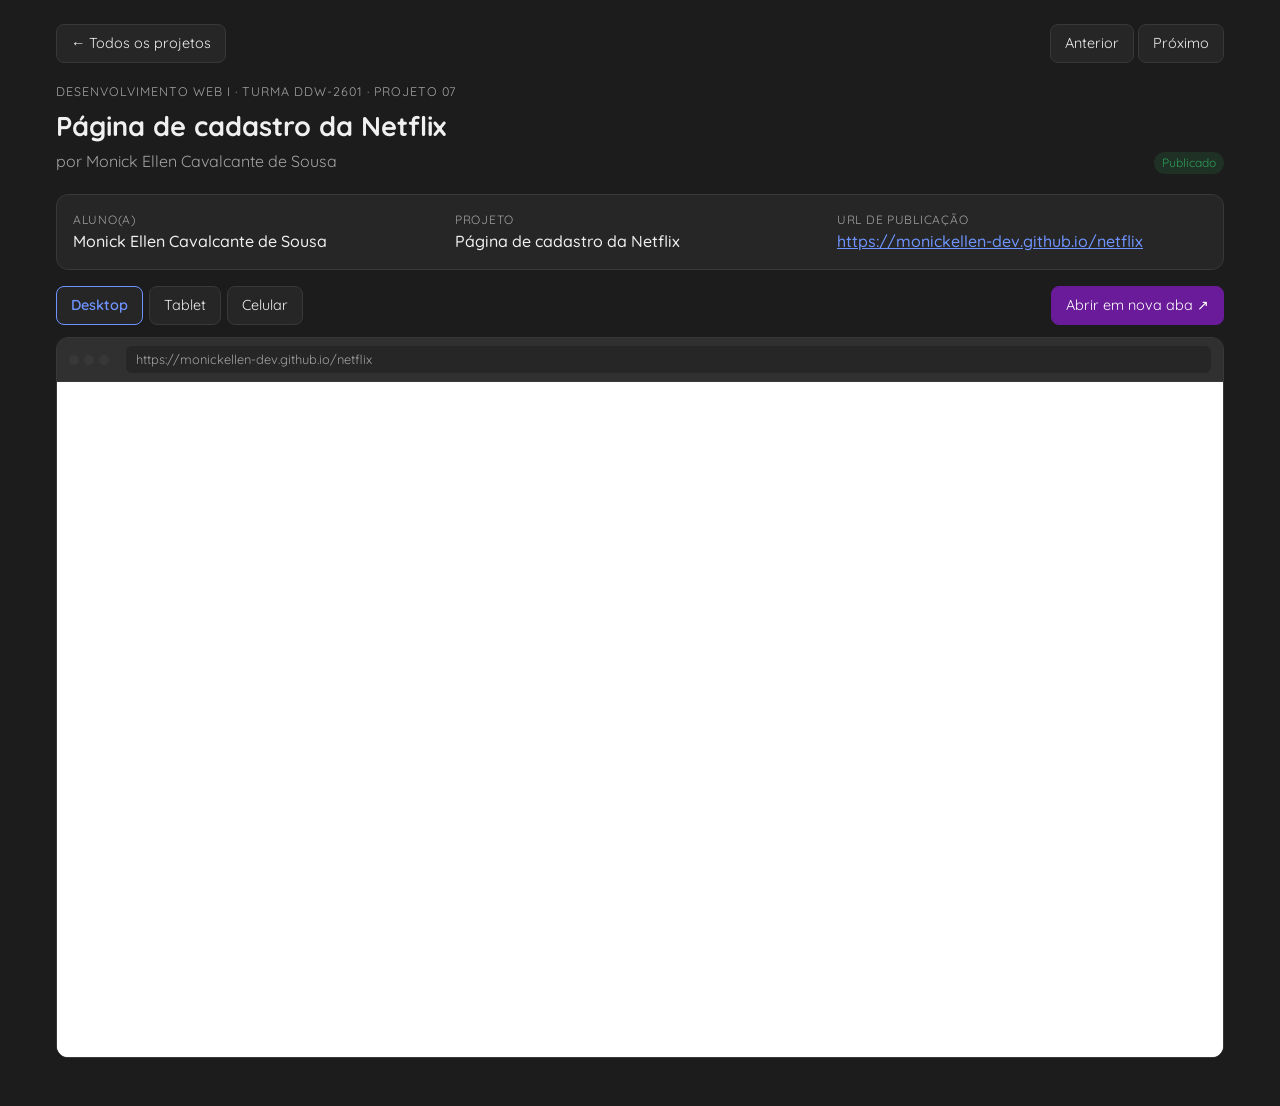
<file: projetos/07-monick-sousa.html>
<!doctype html><html lang="pt-BR"><head><meta charset="utf-8"><meta name="viewport" content="width=device-width,initial-scale=1"><link rel="preconnect" href="https://fonts.googleapis.com"><link rel="preconnect" href="https://fonts.gstatic.com" crossorigin><link href="https://fonts.googleapis.com/css2?family=Quicksand:wght@400;500;600;700&display=swap" rel="stylesheet">
<title>Monick — Projeto Final</title><style>
:root{--bg:#1c1c1c;--card:#262626;--ink:#f0f0f0;--muted:#a3a3a3;--line:#383838;--accent:#6f94ff;--warn:#f0b35a;--warnbg:#3a2c12;--chrome:#303030;color-scheme:dark}
*{box-sizing:border-box}body{margin:0;background-color:#1c1c1c;font-family:"Quicksand",sans-serif;background:var(--bg);color:var(--ink);line-height:1.45}
a{color:var(--accent)}.wrap{max-width:1200px;margin:0 auto;padding:24px 16px 48px}
.eyebrow{font-size:.78rem;letter-spacing:.08em;text-transform:uppercase;color:var(--muted);margin:0 0 6px}
h1{font-size:1.7rem;margin:0 0 4px}.sub{color:var(--muted);margin:0}
.btn{display:inline-flex;align-items:center;gap:6px;padding:8px 14px;border-radius:8px;border:1px solid var(--line);background:var(--card);color:var(--ink);text-decoration:none;font:inherit;font-size:.9rem;cursor:pointer}
.btn.primary{background:#6A1B9A;border-color:#6A1B9A;color:#fff}.btn.primary:hover{background:#7B2CB0;border-color:#7B2CB0}.btn[aria-pressed=true]{border-color:var(--accent);color:var(--accent);font-weight:600}
.badge{display:inline-block;font-size:.75rem;padding:2px 8px;border-radius:99px;background:var(--line);color:var(--muted)}
.badge.warn{background:var(--warnbg);color:var(--warn)}.badge.ok{background:rgba(47,160,90,.15);color:#2f9f5a}

header{display:flex;flex-wrap:wrap;justify-content:space-between;gap:16px;align-items:flex-end;margin:20px 0}
.meta{display:grid;grid-template-columns:repeat(auto-fit,minmax(180px,1fr));gap:12px;background:var(--card);border:1px solid var(--line);border-radius:12px;padding:16px;margin-bottom:16px}
.meta dt{font-size:.75rem;color:var(--muted);text-transform:uppercase;letter-spacing:.06em}.meta dd{margin:2px 0 0;font-weight:500;word-break:break-all}
.actions{display:flex;flex-wrap:wrap;gap:10px;justify-content:space-between;margin-bottom:12px}.seg{display:flex;gap:6px}
.browser{margin:0 auto;width:100%;max-width:100%;border:1px solid var(--line);border-radius:12px;overflow:hidden;background:var(--card);transition:width .25s}
.bar{display:flex;align-items:center;gap:12px;padding:8px 12px;background:var(--chrome);border-bottom:1px solid var(--line)}
.dots i{display:inline-block;width:10px;height:10px;border-radius:50%;background:var(--line);margin-right:5px}
.addr{flex:1;min-width:0;font-size:.8rem;color:var(--muted);background:var(--card);padding:4px 10px;border-radius:6px;overflow:hidden;text-overflow:ellipsis;white-space:nowrap}
iframe{display:block;width:100%;height:75vh;min-height:520px;border:0;background:#fff}
.shot{display:block;width:100%;border:1px solid var(--line);border-radius:12px;margin-bottom:16px}.empty{padding:24px!important;border:2px dashed var(--line);border-radius:12px;padding:48px 24px;text-align:center;color:var(--muted);background:var(--card)}.empty strong{color:var(--ink);font-size:1.1rem}
.pager{display:flex;justify-content:space-between;gap:8px;flex-wrap:wrap}
</style></head><body><div class="wrap"><nav class="pager"><a class="btn" href="index.html">← Todos os projetos</a><span><a class="btn" href="06-mariana-farias.html">Anterior</a> <a class="btn" href="08-paulo-cavalcante.html">Próximo</a></span></nav>
<header><div><p class="eyebrow">Desenvolvimento Web I · Turma DDW-2601 · Projeto 07</p><h1>Página de cadastro da Netflix</h1><p class="sub">por Monick Ellen Cavalcante de Sousa</p></div><span class="badge ok">Publicado</span></header>
<dl class="meta"><div><dt>Aluno(a)</dt><dd>Monick Ellen Cavalcante de Sousa</dd></div><div><dt>Projeto</dt><dd>Página de cadastro da Netflix</dd></div><div><dt>URL de publicação</dt><dd><a href="https://monickellen-dev.github.io/netflix" target="_blank" rel="noopener">https://monickellen-dev.github.io/netflix</a></dd></div></dl>
<div class="actions"><div class="seg"><button class="btn" data-w="100%" aria-pressed="true">Desktop</button><button class="btn" data-w="768px" aria-pressed="false">Tablet</button><button class="btn" data-w="390px" aria-pressed="false">Celular</button></div>
<a class="btn primary" href="https://monickellen-dev.github.io/netflix" target="_blank" rel="noopener">Abrir em nova aba ↗</a></div><div class="browser" id="browser"><div class="bar"><span class="dots"><i></i><i></i><i></i></span><span class="addr">https://monickellen-dev.github.io/netflix</span></div>
<iframe src="https://monickellen-dev.github.io/netflix" title="Preview do projeto de Monick Ellen Cavalcante de Sousa" loading="lazy"></iframe></div></div>
<script>document.querySelectorAll('.seg .btn').forEach(b=>b.onclick=()=>{document.querySelectorAll('.seg .btn').forEach(x=>x.setAttribute('aria-pressed',x===b));document.getElementById('browser').style.width=b.dataset.w;});</script>
</body></html>
</file>
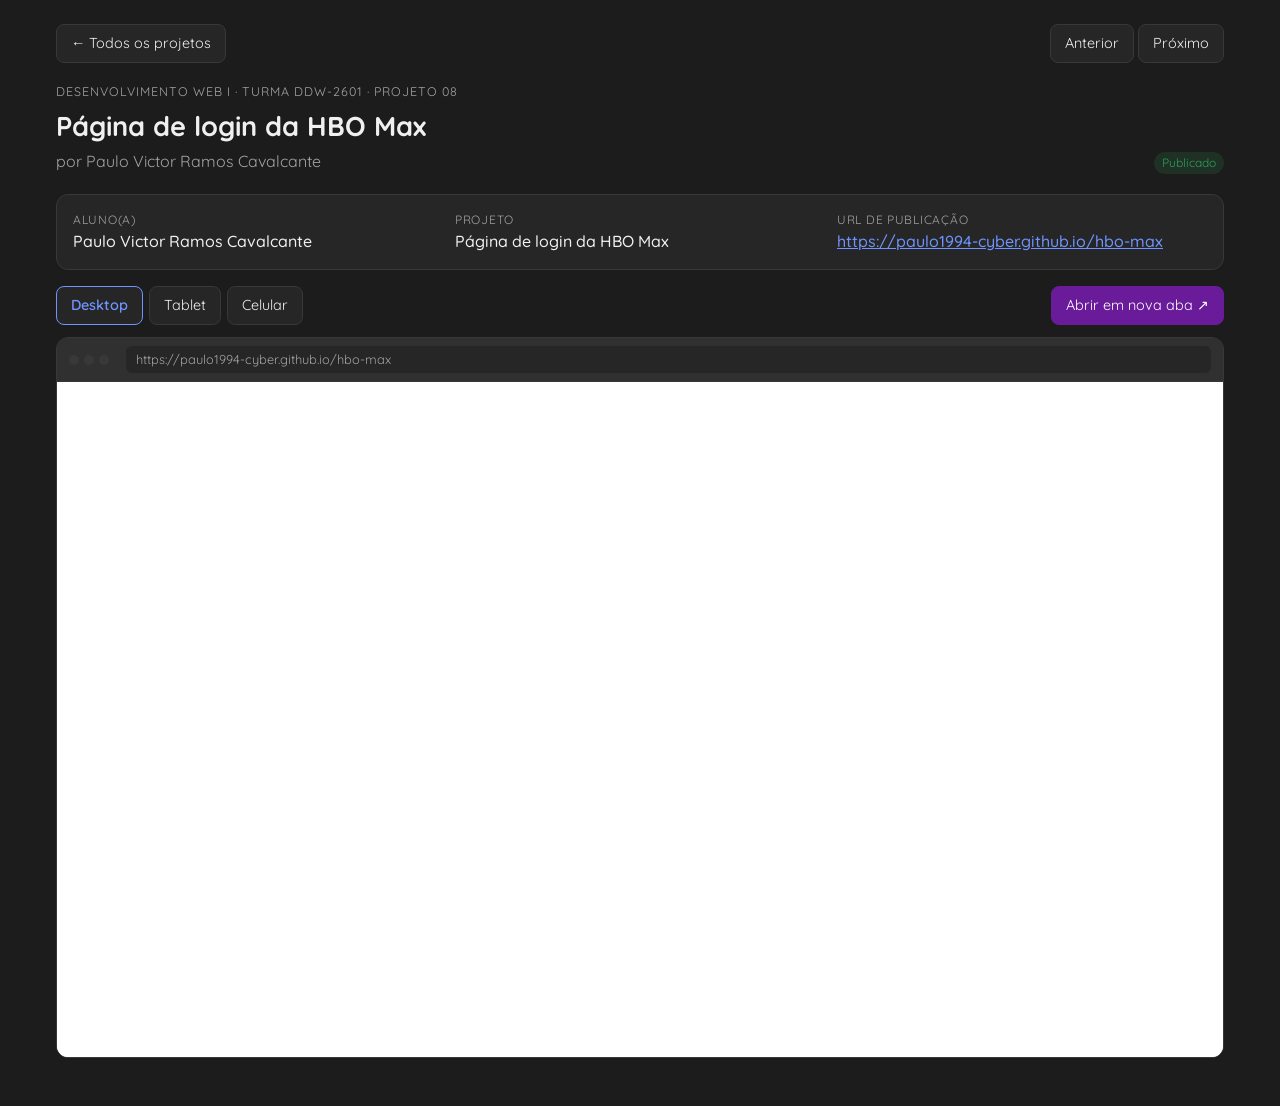
<file: projetos/08-paulo-cavalcante.html>
<!doctype html><html lang="pt-BR"><head><meta charset="utf-8"><meta name="viewport" content="width=device-width,initial-scale=1"><link rel="preconnect" href="https://fonts.googleapis.com"><link rel="preconnect" href="https://fonts.gstatic.com" crossorigin><link href="https://fonts.googleapis.com/css2?family=Quicksand:wght@400;500;600;700&display=swap" rel="stylesheet">
<title>Paulo — Projeto Final</title><style>
:root{--bg:#1c1c1c;--card:#262626;--ink:#f0f0f0;--muted:#a3a3a3;--line:#383838;--accent:#6f94ff;--warn:#f0b35a;--warnbg:#3a2c12;--chrome:#303030;color-scheme:dark}
*{box-sizing:border-box}body{margin:0;background-color:#1c1c1c;font-family:"Quicksand",sans-serif;background:var(--bg);color:var(--ink);line-height:1.45}
a{color:var(--accent)}.wrap{max-width:1200px;margin:0 auto;padding:24px 16px 48px}
.eyebrow{font-size:.78rem;letter-spacing:.08em;text-transform:uppercase;color:var(--muted);margin:0 0 6px}
h1{font-size:1.7rem;margin:0 0 4px}.sub{color:var(--muted);margin:0}
.btn{display:inline-flex;align-items:center;gap:6px;padding:8px 14px;border-radius:8px;border:1px solid var(--line);background:var(--card);color:var(--ink);text-decoration:none;font:inherit;font-size:.9rem;cursor:pointer}
.btn.primary{background:#6A1B9A;border-color:#6A1B9A;color:#fff}.btn.primary:hover{background:#7B2CB0;border-color:#7B2CB0}.btn[aria-pressed=true]{border-color:var(--accent);color:var(--accent);font-weight:600}
.badge{display:inline-block;font-size:.75rem;padding:2px 8px;border-radius:99px;background:var(--line);color:var(--muted)}
.badge.warn{background:var(--warnbg);color:var(--warn)}.badge.ok{background:rgba(47,160,90,.15);color:#2f9f5a}

header{display:flex;flex-wrap:wrap;justify-content:space-between;gap:16px;align-items:flex-end;margin:20px 0}
.meta{display:grid;grid-template-columns:repeat(auto-fit,minmax(180px,1fr));gap:12px;background:var(--card);border:1px solid var(--line);border-radius:12px;padding:16px;margin-bottom:16px}
.meta dt{font-size:.75rem;color:var(--muted);text-transform:uppercase;letter-spacing:.06em}.meta dd{margin:2px 0 0;font-weight:500;word-break:break-all}
.actions{display:flex;flex-wrap:wrap;gap:10px;justify-content:space-between;margin-bottom:12px}.seg{display:flex;gap:6px}
.browser{margin:0 auto;width:100%;max-width:100%;border:1px solid var(--line);border-radius:12px;overflow:hidden;background:var(--card);transition:width .25s}
.bar{display:flex;align-items:center;gap:12px;padding:8px 12px;background:var(--chrome);border-bottom:1px solid var(--line)}
.dots i{display:inline-block;width:10px;height:10px;border-radius:50%;background:var(--line);margin-right:5px}
.addr{flex:1;min-width:0;font-size:.8rem;color:var(--muted);background:var(--card);padding:4px 10px;border-radius:6px;overflow:hidden;text-overflow:ellipsis;white-space:nowrap}
iframe{display:block;width:100%;height:75vh;min-height:520px;border:0;background:#fff}
.shot{display:block;width:100%;border:1px solid var(--line);border-radius:12px;margin-bottom:16px}.empty{padding:24px!important;border:2px dashed var(--line);border-radius:12px;padding:48px 24px;text-align:center;color:var(--muted);background:var(--card)}.empty strong{color:var(--ink);font-size:1.1rem}
.pager{display:flex;justify-content:space-between;gap:8px;flex-wrap:wrap}
</style></head><body><div class="wrap"><nav class="pager"><a class="btn" href="index.html">← Todos os projetos</a><span><a class="btn" href="07-monick-sousa.html">Anterior</a> <a class="btn" href="09-valquiria-oliveira.html">Próximo</a></span></nav>
<header><div><p class="eyebrow">Desenvolvimento Web I · Turma DDW-2601 · Projeto 08</p><h1>Página de login da HBO Max</h1><p class="sub">por Paulo Victor Ramos Cavalcante</p></div><span class="badge ok">Publicado</span></header>
<dl class="meta"><div><dt>Aluno(a)</dt><dd>Paulo Victor Ramos Cavalcante</dd></div><div><dt>Projeto</dt><dd>Página de login da HBO Max</dd></div><div><dt>URL de publicação</dt><dd><a href="https://paulo1994-cyber.github.io/hbo-max" target="_blank" rel="noopener">https://paulo1994-cyber.github.io/hbo-max</a></dd></div></dl>
<div class="actions"><div class="seg"><button class="btn" data-w="100%" aria-pressed="true">Desktop</button><button class="btn" data-w="768px" aria-pressed="false">Tablet</button><button class="btn" data-w="390px" aria-pressed="false">Celular</button></div>
<a class="btn primary" href="https://paulo1994-cyber.github.io/hbo-max" target="_blank" rel="noopener">Abrir em nova aba ↗</a></div><div class="browser" id="browser"><div class="bar"><span class="dots"><i></i><i></i><i></i></span><span class="addr">https://paulo1994-cyber.github.io/hbo-max</span></div>
<iframe src="https://paulo1994-cyber.github.io/hbo-max" title="Preview do projeto de Paulo Victor Ramos Cavalcante" loading="lazy"></iframe></div></div>
<script>document.querySelectorAll('.seg .btn').forEach(b=>b.onclick=()=>{document.querySelectorAll('.seg .btn').forEach(x=>x.setAttribute('aria-pressed',x===b));document.getElementById('browser').style.width=b.dataset.w;});</script>
</body></html>
</file>
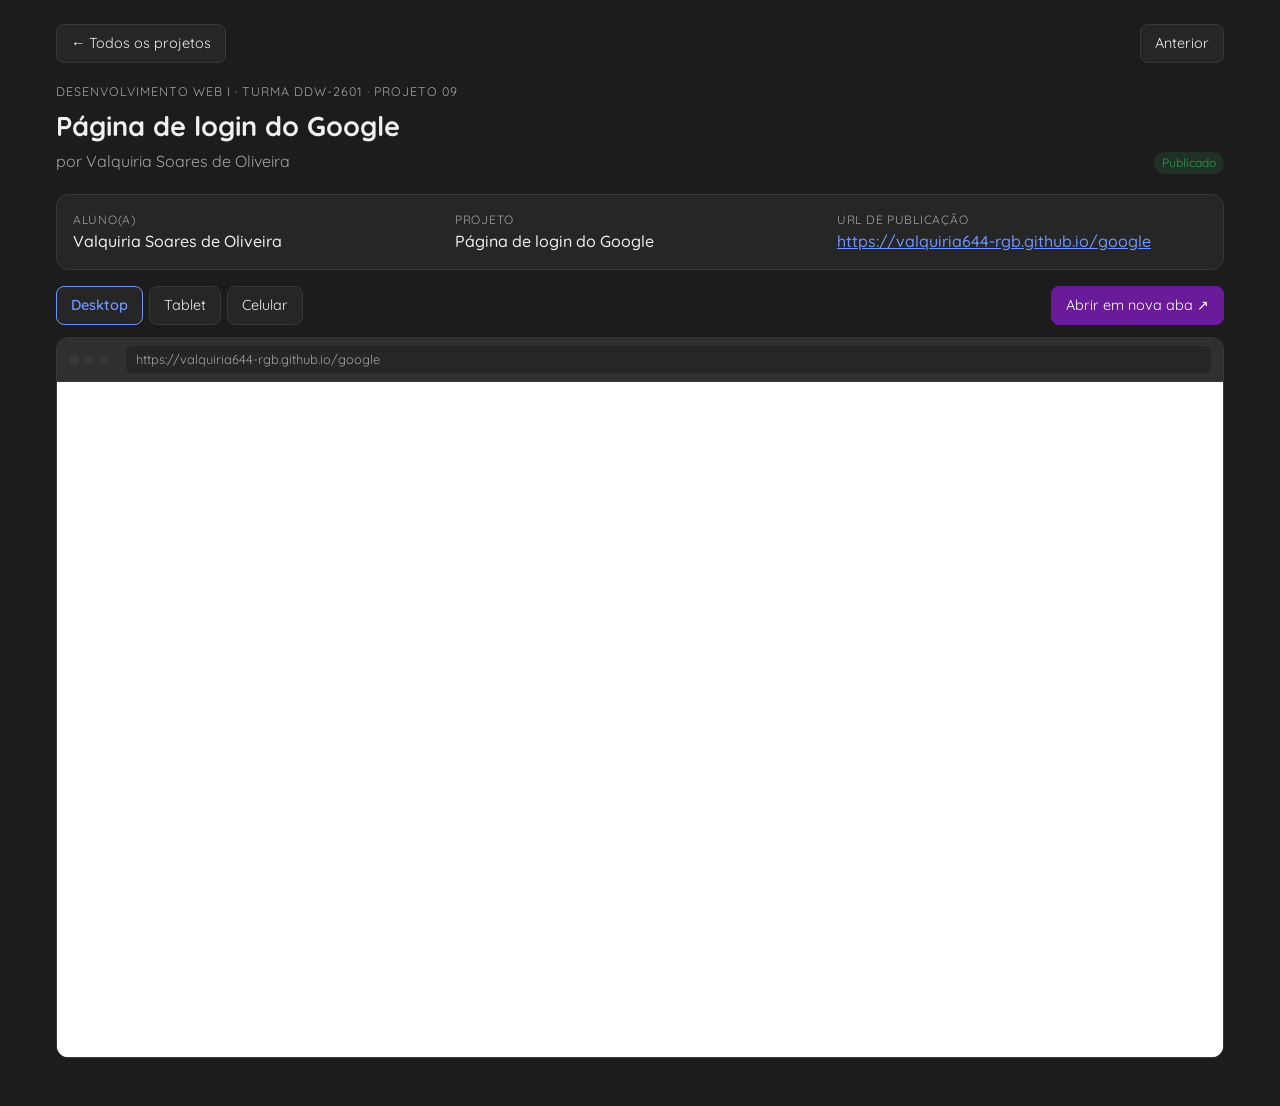
<file: projetos/09-valquiria-oliveira.html>
<!doctype html><html lang="pt-BR"><head><meta charset="utf-8"><meta name="viewport" content="width=device-width,initial-scale=1"><link rel="preconnect" href="https://fonts.googleapis.com"><link rel="preconnect" href="https://fonts.gstatic.com" crossorigin><link href="https://fonts.googleapis.com/css2?family=Quicksand:wght@400;500;600;700&display=swap" rel="stylesheet">
<title>Valquiria — Projeto Final</title><style>
:root{--bg:#1c1c1c;--card:#262626;--ink:#f0f0f0;--muted:#a3a3a3;--line:#383838;--accent:#6f94ff;--warn:#f0b35a;--warnbg:#3a2c12;--chrome:#303030;color-scheme:dark}
*{box-sizing:border-box}body{margin:0;background-color:#1c1c1c;font-family:"Quicksand",sans-serif;background:var(--bg);color:var(--ink);line-height:1.45}
a{color:var(--accent)}.wrap{max-width:1200px;margin:0 auto;padding:24px 16px 48px}
.eyebrow{font-size:.78rem;letter-spacing:.08em;text-transform:uppercase;color:var(--muted);margin:0 0 6px}
h1{font-size:1.7rem;margin:0 0 4px}.sub{color:var(--muted);margin:0}
.btn{display:inline-flex;align-items:center;gap:6px;padding:8px 14px;border-radius:8px;border:1px solid var(--line);background:var(--card);color:var(--ink);text-decoration:none;font:inherit;font-size:.9rem;cursor:pointer}
.btn.primary{background:#6A1B9A;border-color:#6A1B9A;color:#fff}.btn.primary:hover{background:#7B2CB0;border-color:#7B2CB0}.btn[aria-pressed=true]{border-color:var(--accent);color:var(--accent);font-weight:600}
.badge{display:inline-block;font-size:.75rem;padding:2px 8px;border-radius:99px;background:var(--line);color:var(--muted)}
.badge.warn{background:var(--warnbg);color:var(--warn)}.badge.ok{background:rgba(47,160,90,.15);color:#2f9f5a}

header{display:flex;flex-wrap:wrap;justify-content:space-between;gap:16px;align-items:flex-end;margin:20px 0}
.meta{display:grid;grid-template-columns:repeat(auto-fit,minmax(180px,1fr));gap:12px;background:var(--card);border:1px solid var(--line);border-radius:12px;padding:16px;margin-bottom:16px}
.meta dt{font-size:.75rem;color:var(--muted);text-transform:uppercase;letter-spacing:.06em}.meta dd{margin:2px 0 0;font-weight:500;word-break:break-all}
.actions{display:flex;flex-wrap:wrap;gap:10px;justify-content:space-between;margin-bottom:12px}.seg{display:flex;gap:6px}
.browser{margin:0 auto;width:100%;max-width:100%;border:1px solid var(--line);border-radius:12px;overflow:hidden;background:var(--card);transition:width .25s}
.bar{display:flex;align-items:center;gap:12px;padding:8px 12px;background:var(--chrome);border-bottom:1px solid var(--line)}
.dots i{display:inline-block;width:10px;height:10px;border-radius:50%;background:var(--line);margin-right:5px}
.addr{flex:1;min-width:0;font-size:.8rem;color:var(--muted);background:var(--card);padding:4px 10px;border-radius:6px;overflow:hidden;text-overflow:ellipsis;white-space:nowrap}
iframe{display:block;width:100%;height:75vh;min-height:520px;border:0;background:#fff}
.shot{display:block;width:100%;border:1px solid var(--line);border-radius:12px;margin-bottom:16px}.empty{padding:24px!important;border:2px dashed var(--line);border-radius:12px;padding:48px 24px;text-align:center;color:var(--muted);background:var(--card)}.empty strong{color:var(--ink);font-size:1.1rem}
.pager{display:flex;justify-content:space-between;gap:8px;flex-wrap:wrap}
</style></head><body><div class="wrap"><nav class="pager"><a class="btn" href="index.html">← Todos os projetos</a><span><a class="btn" href="08-paulo-cavalcante.html">Anterior</a> </span></nav>
<header><div><p class="eyebrow">Desenvolvimento Web I · Turma DDW-2601 · Projeto 09</p><h1>Página de login do Google</h1><p class="sub">por Valquiria Soares de Oliveira</p></div><span class="badge ok">Publicado</span></header>
<dl class="meta"><div><dt>Aluno(a)</dt><dd>Valquiria Soares de Oliveira</dd></div><div><dt>Projeto</dt><dd>Página de login do Google</dd></div><div><dt>URL de publicação</dt><dd><a href="https://valquiria644-rgb.github.io/google" target="_blank" rel="noopener">https://valquiria644-rgb.github.io/google</a></dd></div></dl>
<div class="actions"><div class="seg"><button class="btn" data-w="100%" aria-pressed="true">Desktop</button><button class="btn" data-w="768px" aria-pressed="false">Tablet</button><button class="btn" data-w="390px" aria-pressed="false">Celular</button></div>
<a class="btn primary" href="https://valquiria644-rgb.github.io/google" target="_blank" rel="noopener">Abrir em nova aba ↗</a></div><div class="browser" id="browser"><div class="bar"><span class="dots"><i></i><i></i><i></i></span><span class="addr">https://valquiria644-rgb.github.io/google</span></div>
<iframe src="https://valquiria644-rgb.github.io/google" title="Preview do projeto de Valquiria Soares de Oliveira" loading="lazy"></iframe></div></div>
<script>document.querySelectorAll('.seg .btn').forEach(b=>b.onclick=()=>{document.querySelectorAll('.seg .btn').forEach(x=>x.setAttribute('aria-pressed',x===b));document.getElementById('browser').style.width=b.dataset.w;});</script>
</body></html>
</file>
<file: base.css>
* {
    margin: 0;
    box-sizing: border-box;
    font-family: "Quicksand", sans-serif;
}

body {
    position: relative;
}

html, body {
    width: 100%;
    height: 100%;
    display: flex;
    flex-direction: column;
    justify-content: center;
    align-items: center;
    background-color: #1c1c1c;
    overflow: hidden;
}

main {
    display: flex;
    flex-direction: column;
    row-gap: 12px;
    align-items: center;
    overflow: hidden;
}

button, a.btn {
    font-size: 17px;
    padding: 16px 32px;
    border: none;
    font-weight: 660;
    cursor: pointer;
    color: #F3E5F5;
    text-decoration: none;
    background-color:#4f057c;
    transition: all 0.4s;
    margin: 8px 0;
    box-shadow: rgba(0, 0, 0, 0.12) 0px 1px 3px, rgba(0, 0, 0, 0.24) 0px 1px 2px;
}

button:hover, a.btn:hover {
    background-color:#6A1B9A;
    box-shadow: rgba(0, 0, 0, 0.1) 0px 20px 25px -5px, rgba(0, 0, 0, 0.04) 0px 10px 10px -5px;
}

h1 { 
    color: #c3c3c3;
    font-size: 28px;
}

a.default-link {
    font-size: 18px;
    color: #dcc3ec;
    font-weight: 500;
    text-decoration: none;
}

a.default-link:hover {
    text-decoration: underline;
    color:#c1b8c6;
}

footer {
    width: 100%;
    padding: 12px 0;
    text-align: center;
    font-size: 18px;
    font-weight: 550;
    position: absolute;
    color: #cecdcf;
    bottom: 10px;
    border-top: 1px solid #353535;
}

ul li::marker {
    color: white;
}

.page {
    animation: pageEnter 0.5s ease;
}

@keyframes pageEnter {
    from {
        opacity: 0;
        filter: blur(0);
        transform: translateY(50px);
    }

    to {
        opacity: 1;
        filter: blur(5px);
        transform: translateY(0);
    }
}
</file>
